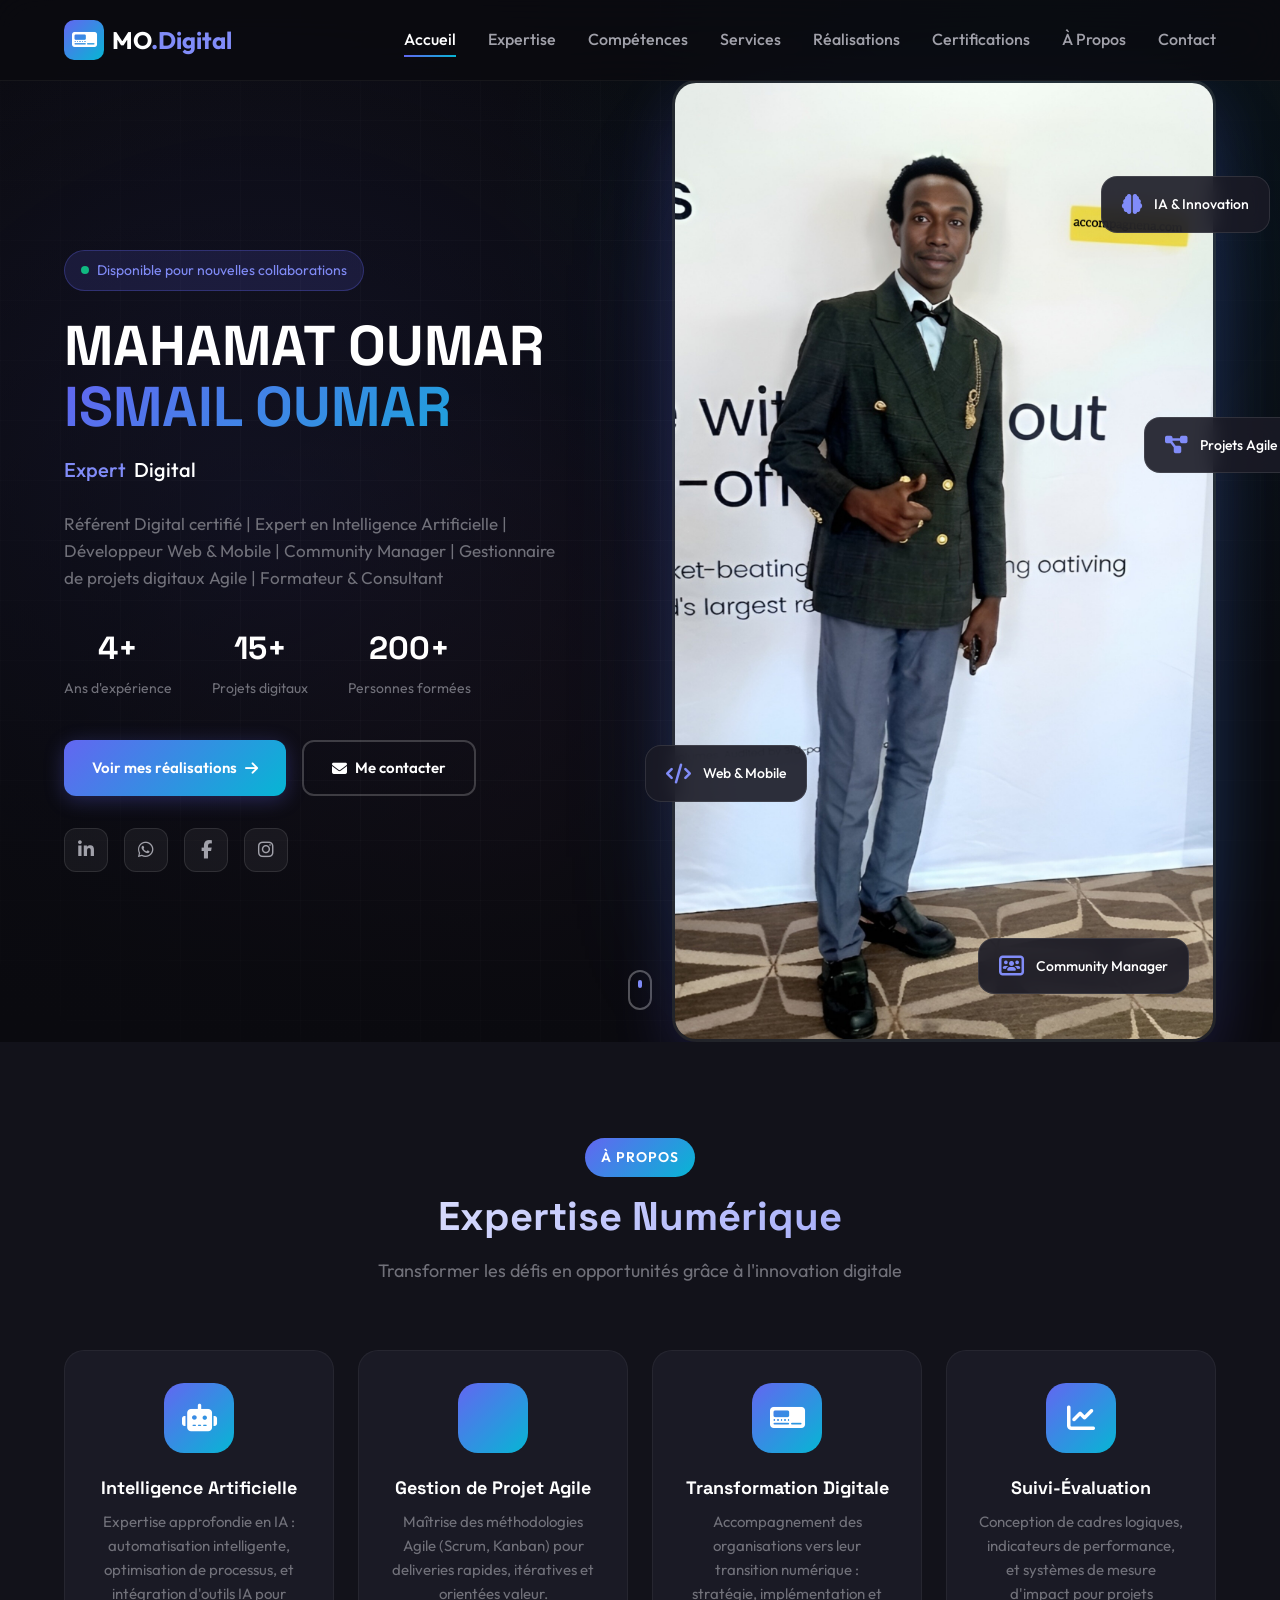
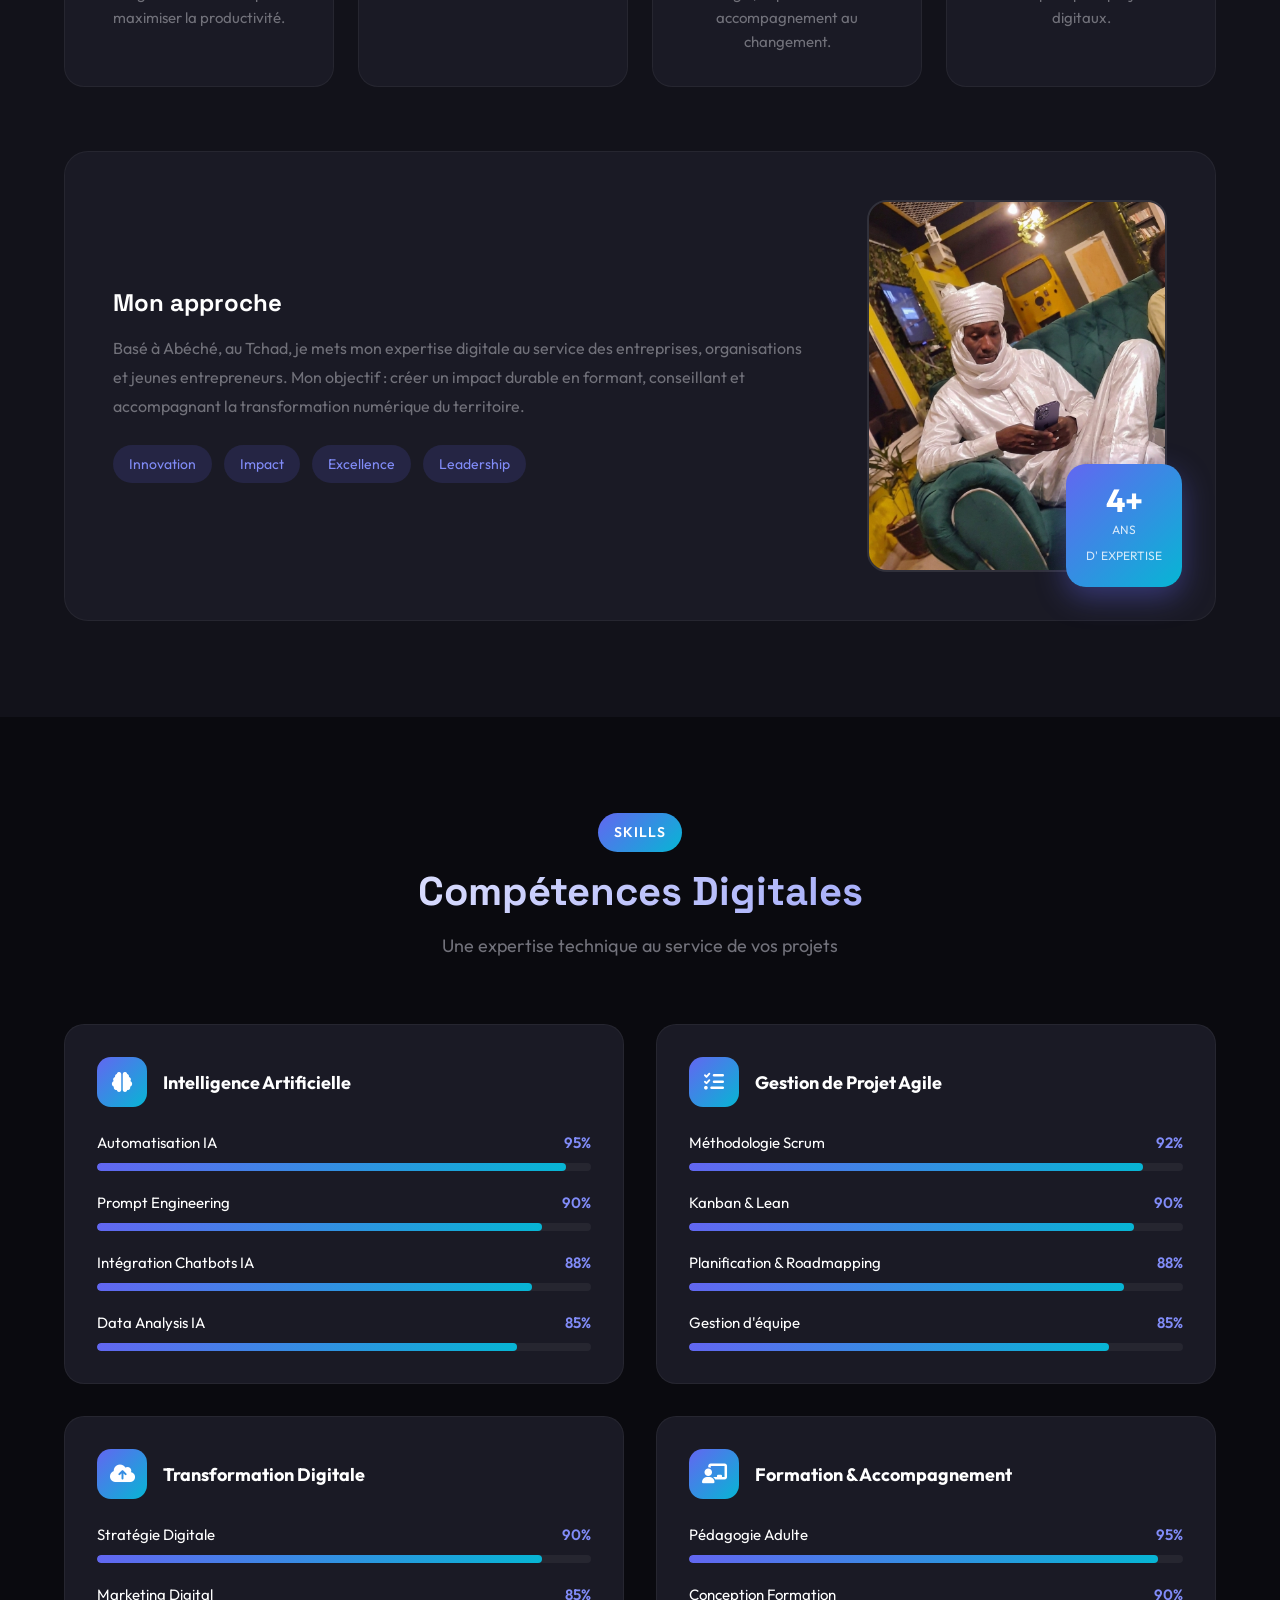
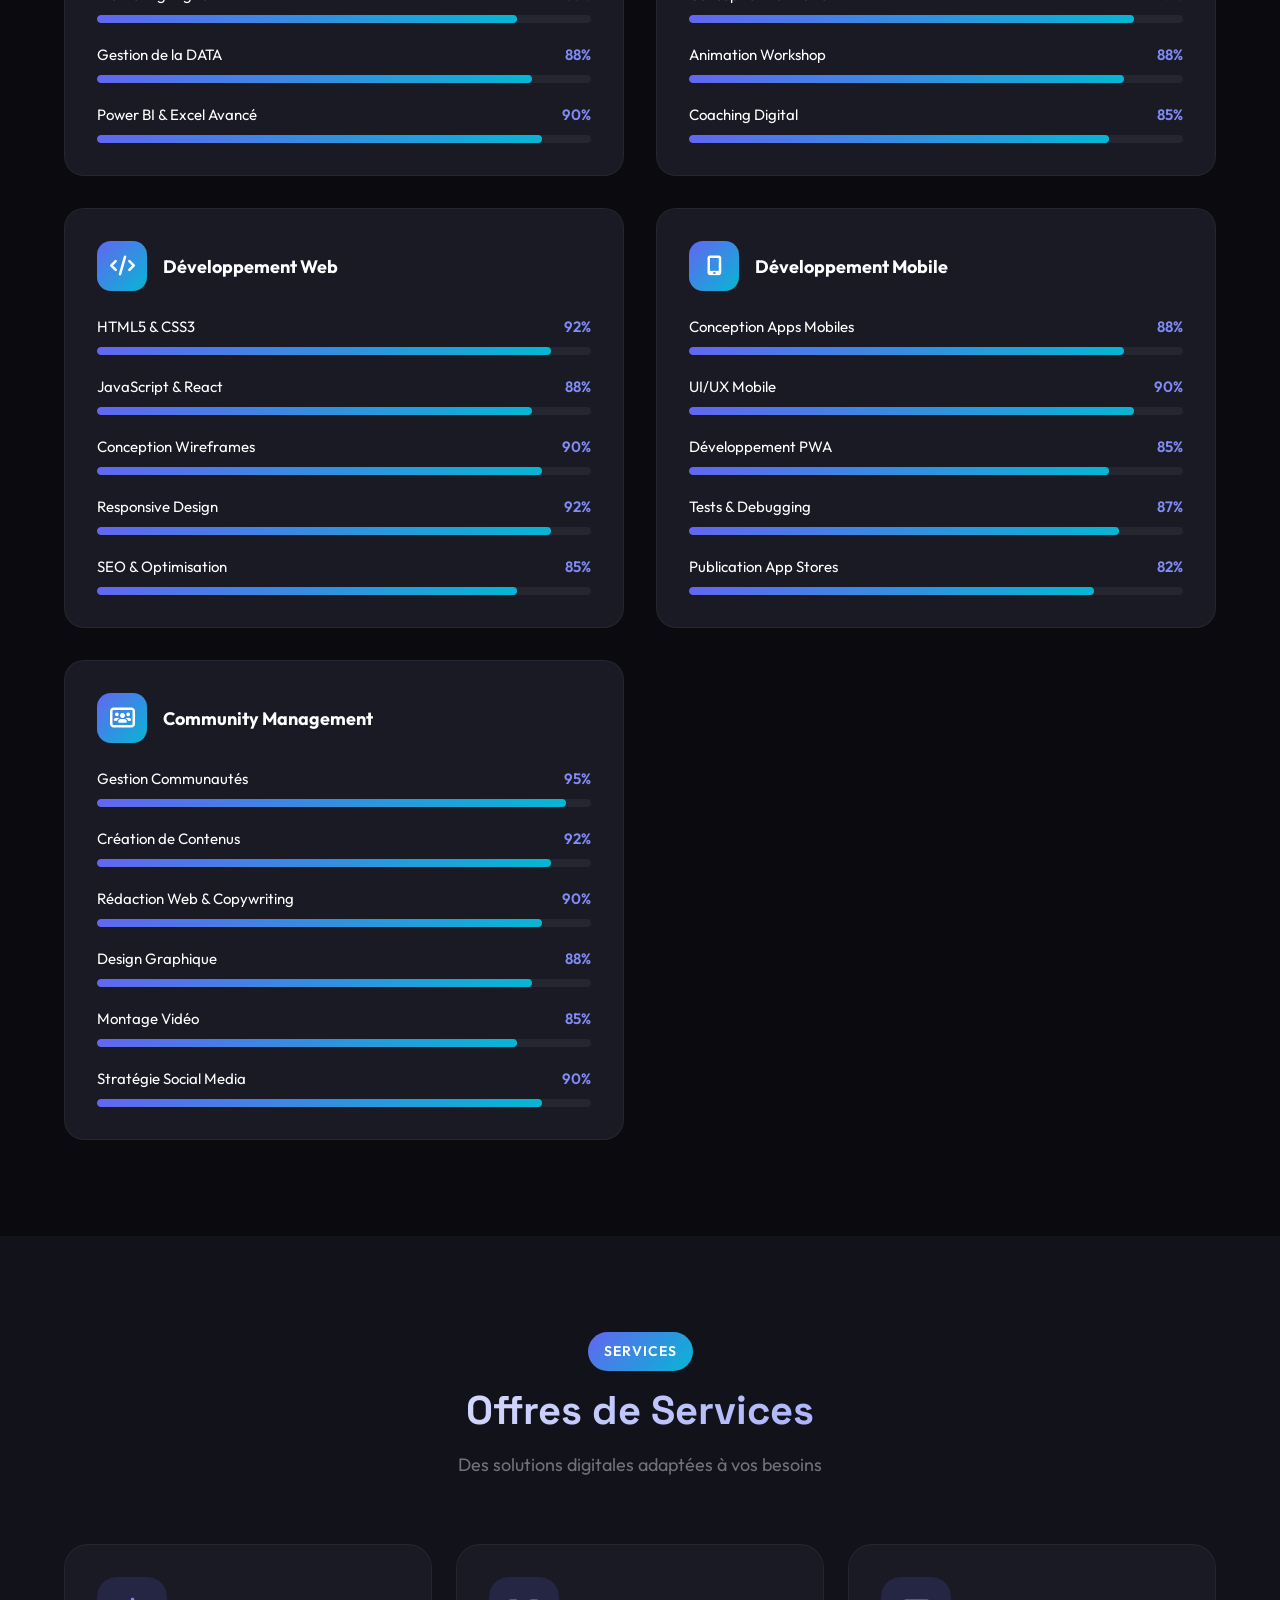
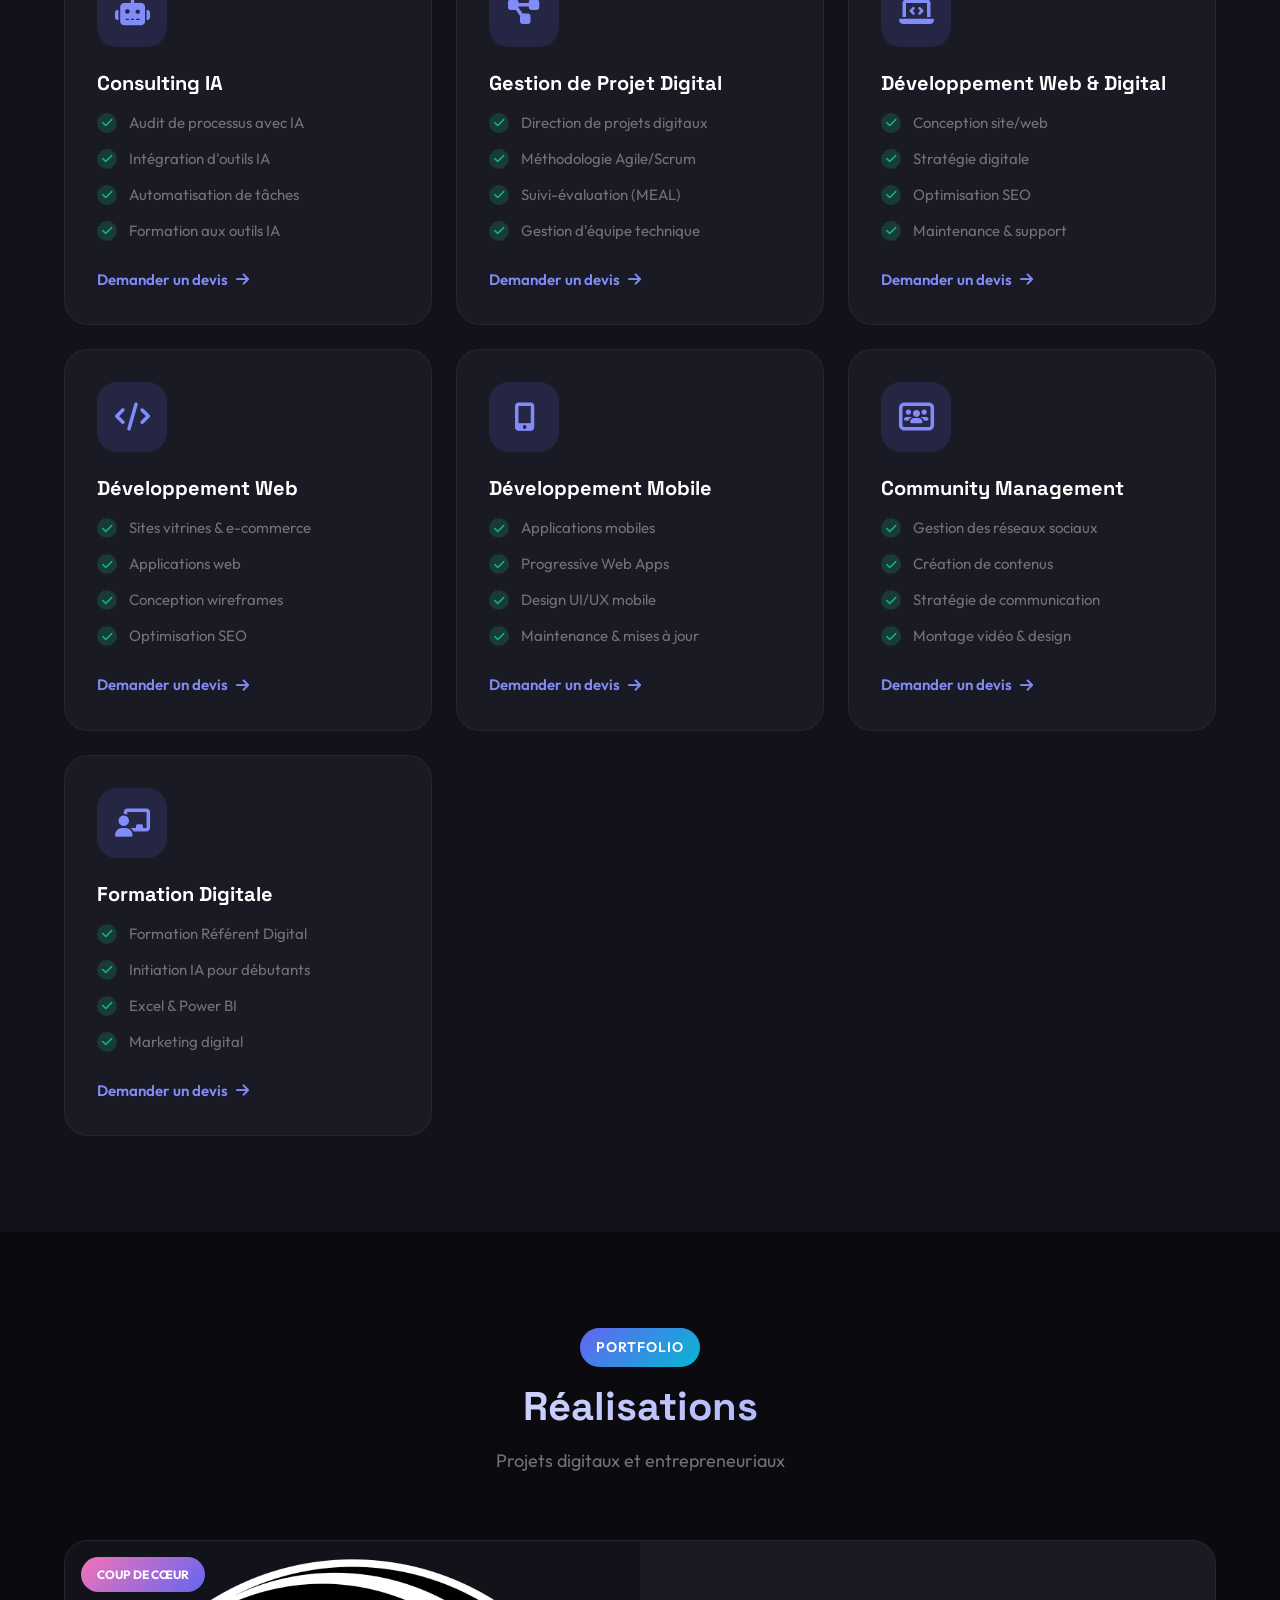
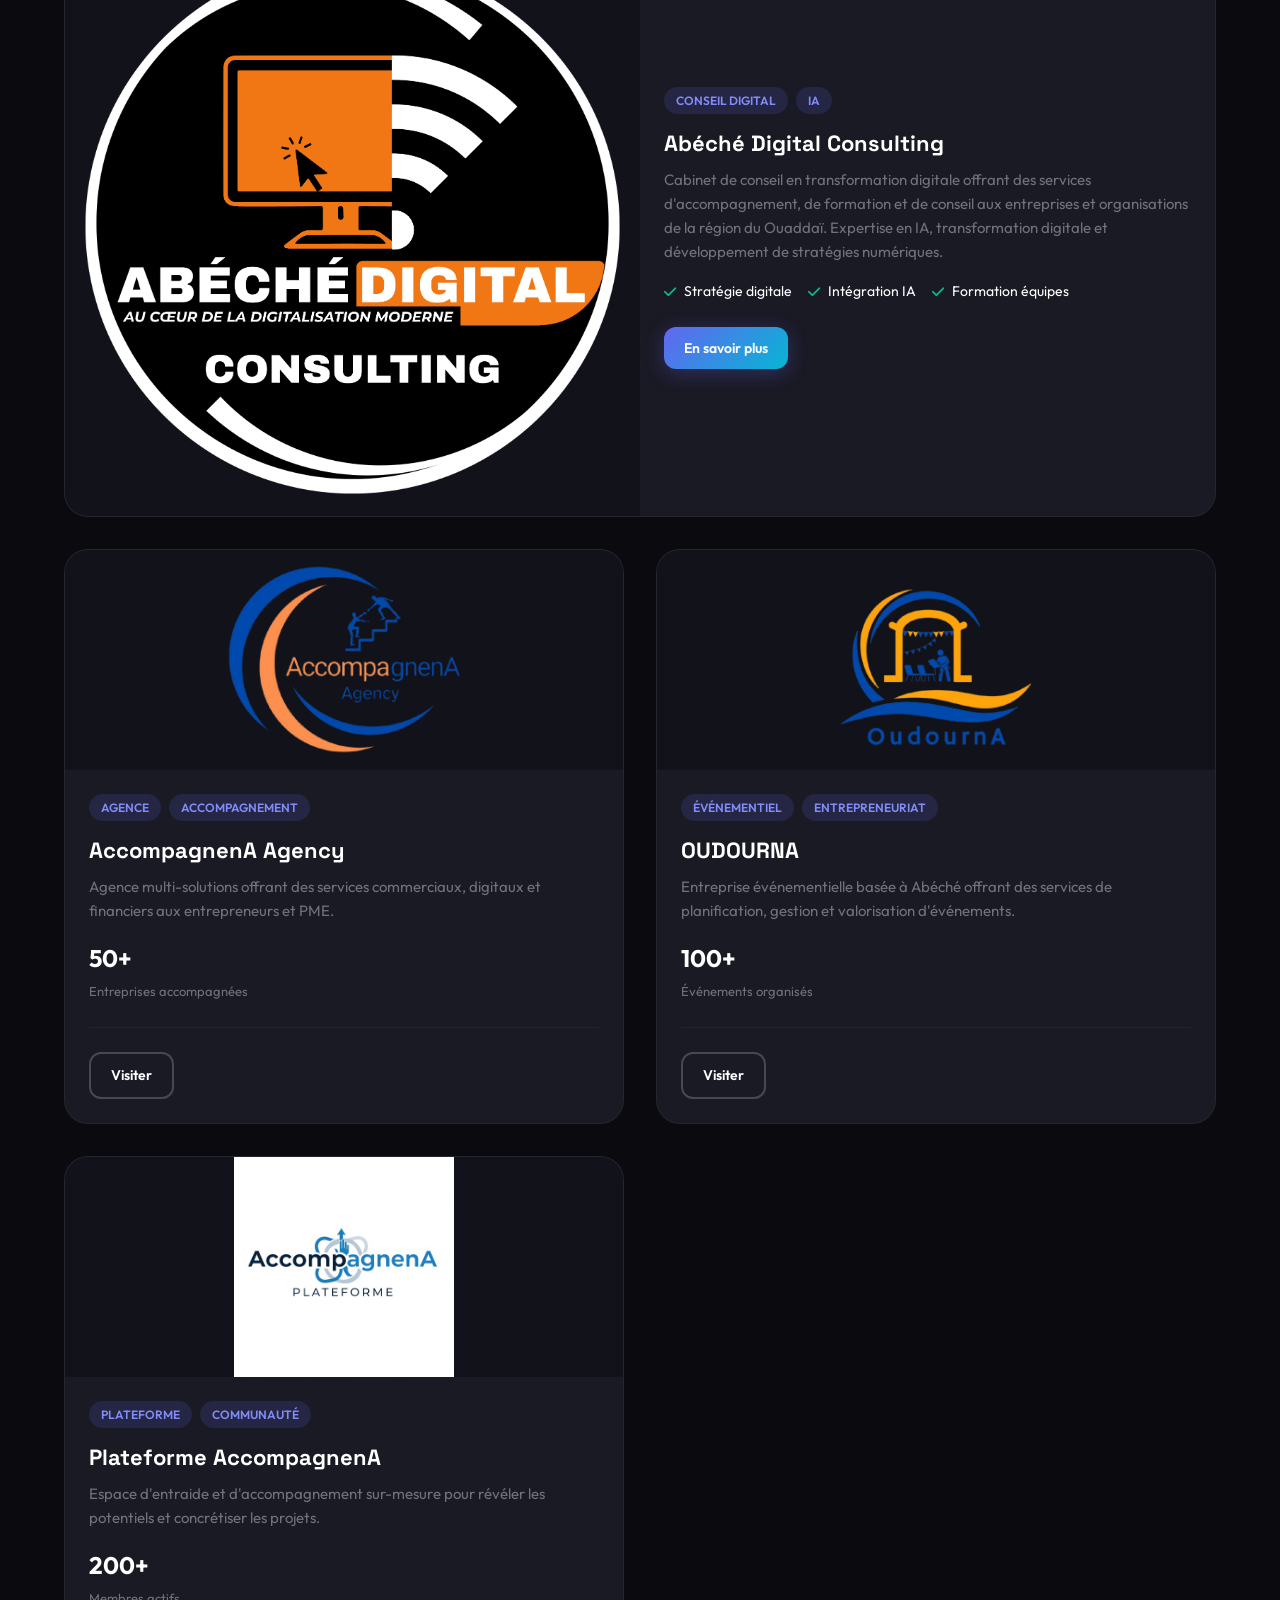
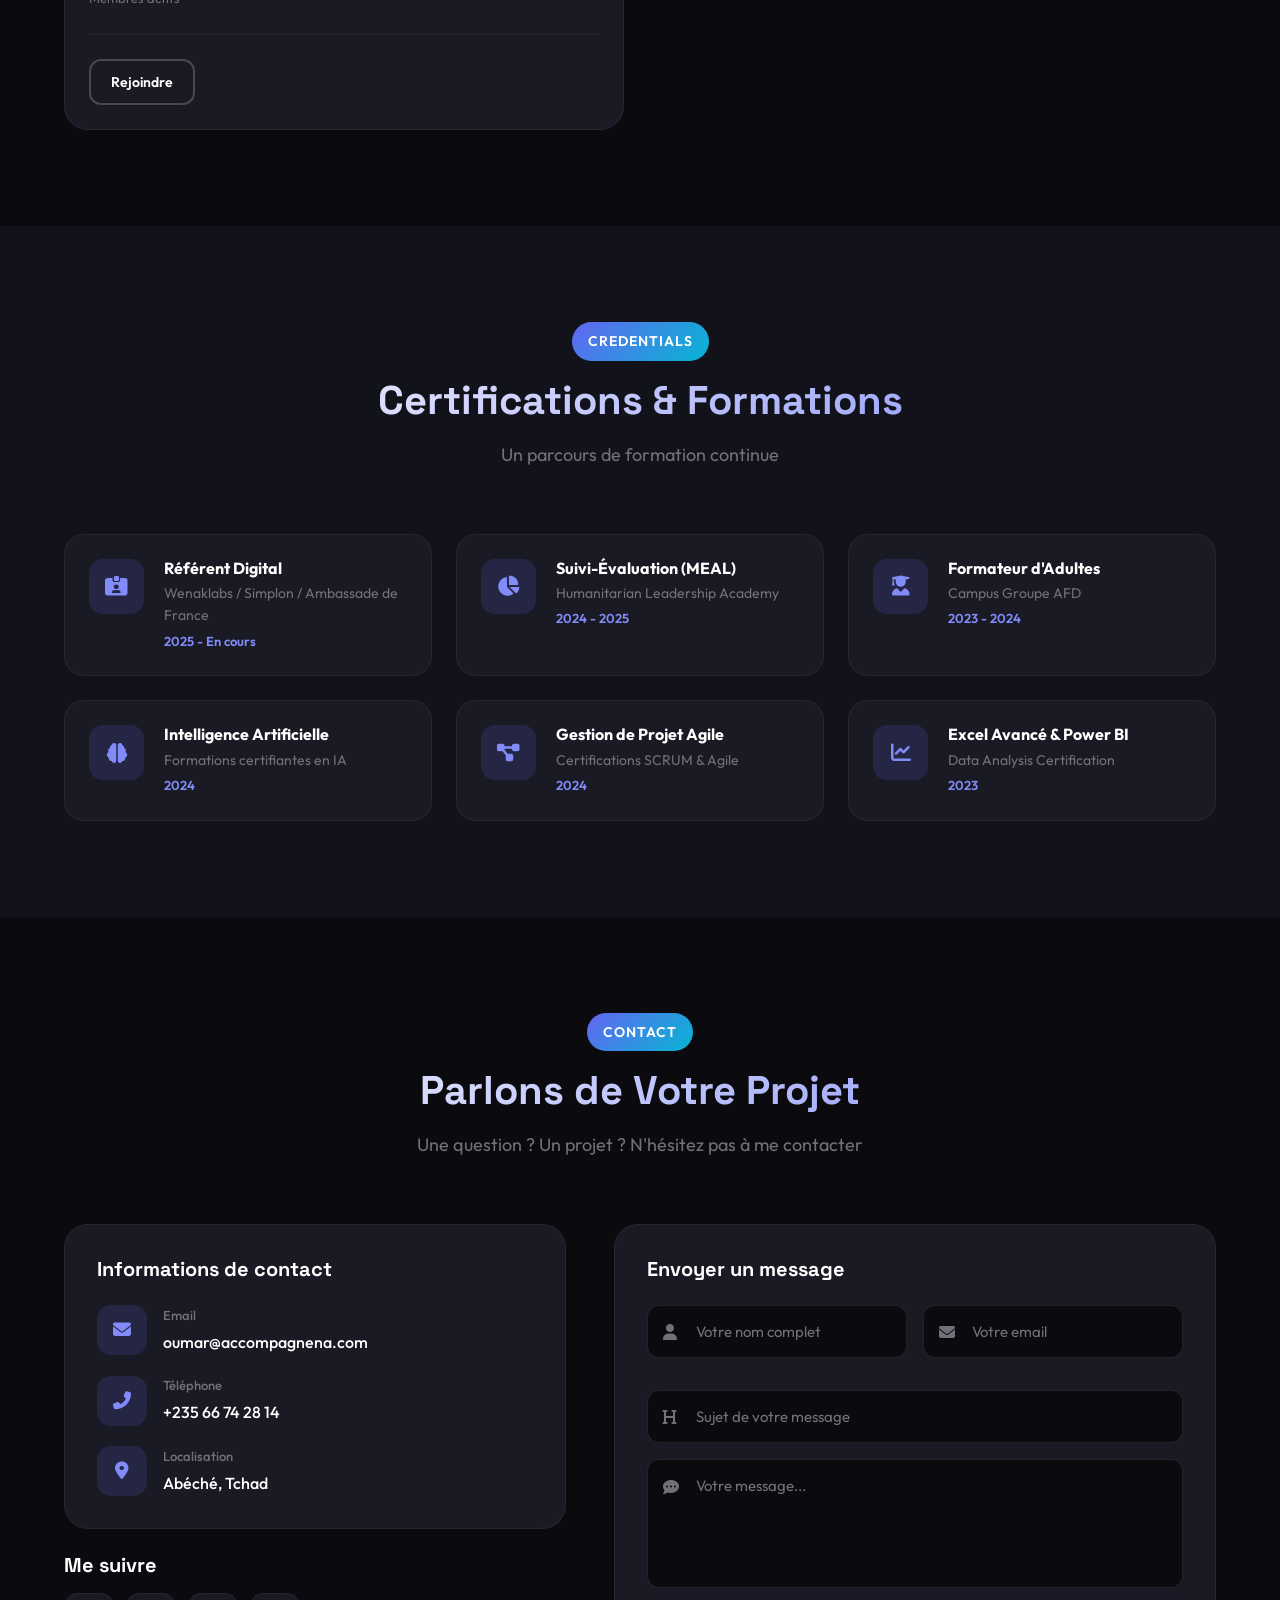
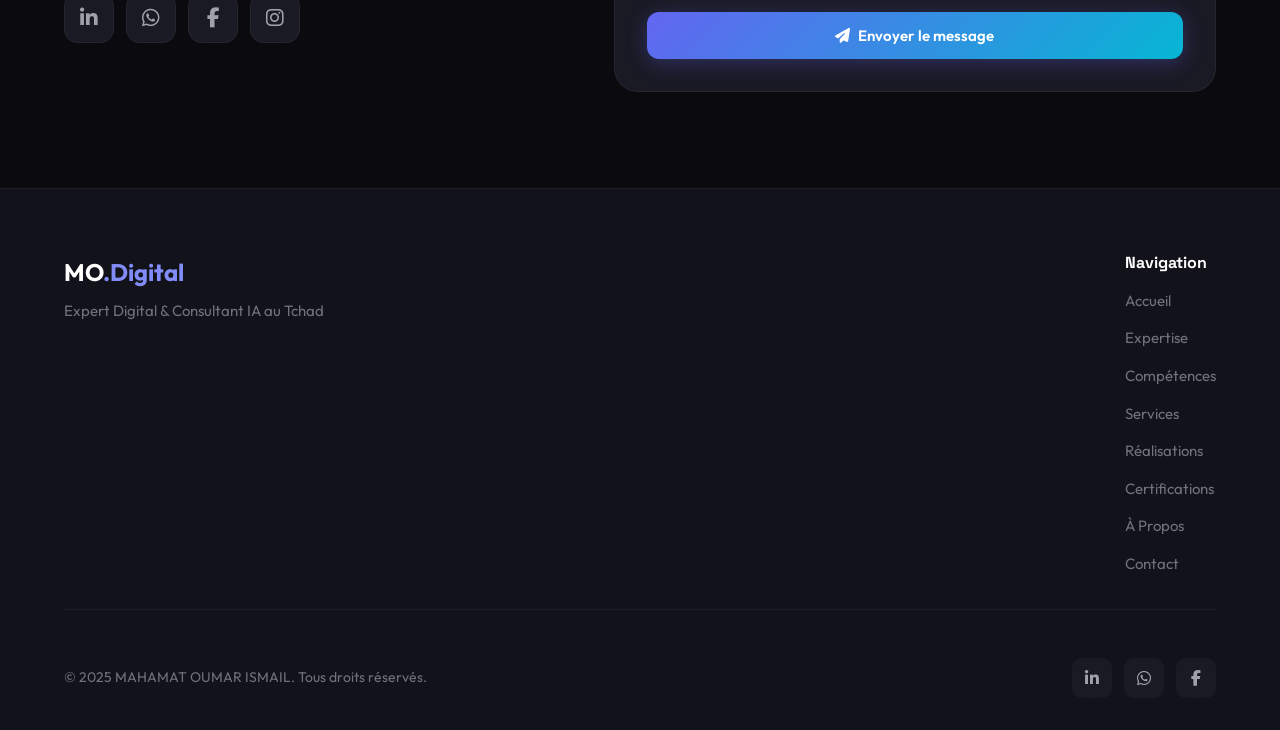
<file: index.html>
<!DOCTYPE html>
<html lang="fr">
<head>
    <meta charset="UTF-8">
    <meta name="viewport" content="width=device-width, initial-scale=1.0, maximum-scale=1.0, user-scalable=no, viewport-fit=cover">
    <title>MAHAMAT OUMAR ISMAIL - Expert Digital & Consultant IA | Référent Digital Tchad</title>
    <meta name="description" content="Expert digital certifié, spécialiste en Intelligence Artificielle et gestion de projets digitaux en méthode Agile. Basé à Abéché, Tchad.">
    <meta name="keywords" content="référent digital, expert IA, consultant digital, gestion de projets agiles, formateur numérique, transformation digitale, Tchad, Abéché">
    <meta name="author" content="MAHAMAT OUMAR ISMAIL">
    <meta name="robots" content="index, follow">
    <link rel="canonical" href="https://ma.github.io/portfolio/">

    <!-- Open Graph -->
    <meta property="og:title" content="MAHAMAT OUMAR ISMAIL - Expert Digital & Consultant IA">
    <meta property="og:description" content="Référent Digital certifié, Expert en IA, Gestionnaire de projets digitaux Agile, Formateur numérique au Tchad.">
    <meta property="og:type" content="website">

    <!-- Google Fonts -->
    <link rel="preconnect" href="https://fonts.googleapis.com">
    <link rel="preconnect" href="https://fonts.gstatic.com" crossorigin>
    <link href="https://fonts.googleapis.com/css2?family=Outfit:wght@300;400;500;600;700;800&family=Space+Grotesk:wght@400;500;600;700&display=swap" rel="stylesheet">

    <!-- CSS -->
    <link rel="stylesheet" href="style.css">

    <!-- Icônes -->
    <link rel="stylesheet" href="https://cdnjs.cloudflare.com/ajax/libs/font-awesome/6.5.1/css/all.min.css">

    <!-- AOS Animation Library -->
    <link href="https://unpkg.com/aos@2.3.1/dist/aos.css" rel="stylesheet">
</head>
<body>
    <!-- ==================== NAVIGATION ==================== -->
    <header class="header" id="header">
        <nav class="nav container">
            <a href="index.html" class="nav__logo">
                <span class="logo-icon"><i class="fas fa-digital-tachograph"></i></span>
                <span class="logo-text">MO<span class="logo-accent">.Digital</span></span>
            </a>

            <div class="nav__menu" id="nav-menu">
                <ul class="nav__list">
                    <li class="nav__item"><a href="#accueil" class="nav__link active-link">Accueil</a></li>
                    <li class="nav__item"><a href="#expertise" class="nav__link">Expertise</a></li>
                    <li class="nav__item"><a href="#competences" class="nav__link">Compétences</a></li>
                    <li class="nav__item"><a href="#services" class="nav__link">Services</a></li>
                    <li class="nav__item"><a href="projets.html" class="nav__link">Réalisations</a></li>
                    <li class="nav__item"><a href="#certifications" class="nav__link">Certifications</a></li>
                    <li class="nav__item"><a href="a-propos.html" class="nav__link">À Propos</a></li>
                    <li class="nav__item"><a href="#contact" class="nav__link">Contact</a></li>
                </ul>
                <div class="nav__close" id="nav-close"><i class="fas fa-times"></i></div>
            </div>

            <div class="nav__toggle" id="nav-toggle">
                <i class="fas fa-bars"></i>
            </div>
        </nav>
    </header>

    <main>
        <!-- ==================== HERO SECTION ==================== -->
        <section class="hero" id="accueil">
            <div class="hero__background">
                <div class="hero__particles"></div>
                <div class="hero__gradient"></div>
                <div class="hero__grid"></div>
            </div>
            <div class="hero__content container">
                <div class="hero__text" data-aos="fade-right" data-aos-duration="1000">
                    <div class="hero__badge">
                        <span class="badge-dot"></span>
                        <span>Disponible pour nouvelles collaborations</span>
                    </div>
                    <h1 class="hero__title">
                        <span class="hero__title-line">MAHAMAT OUMAR</span>
                        <span class="hero__title-line accent">   ISMAIL OUMAR</span>
                    </h1>
                    <div class="hero__typing">
                        <span class="typing-text">Expert </span>
                        <span class="typing-wrapper">
                            <span class="typing-words">
                                <span class="word">Digital</span>
                                <span class="word">IA</span>
                                <span class="word">Agile</span>
                            </span>
                        </span>
                    </div>
                    <p class="hero__description">
                        Référent Digital certifié | Expert en Intelligence Artificielle | Développeur Web & Mobile | Community Manager | Gestionnaire de projets digitaux Agile | Formateur & Consultant
                    </p>
                    <div class="hero__stats">
                        <div class="hero__stat" data-aos="fade-up" data-aos-delay="200">
                            <span class="stat-number">4+</span>
                            <span class="stat-label">Ans d'expérience</span>
                        </div>
                        <div class="hero__stat" data-aos="fade-up" data-aos-delay="300">
                            <span class="stat-number">15+</span>
                            <span class="stat-label">Projets digitaux</span>
                        </div>
                        <div class="hero__stat" data-aos="fade-up" data-aos-delay="400">
                            <span class="stat-number">200+</span>
                            <span class="stat-label">Personnes formées</span>
                        </div>
                    </div>
                    <div class="hero__cta">
                        <a href="#projets" class="btn btn--primary">
                            <span>Voir mes réalisations</span>
                            <i class="fas fa-arrow-right"></i>
                        </a>
                        <a href="#contact" class="btn btn--secondary">
                            <i class="fas fa-envelope"></i>
                            <span>Me contacter</span>
                        </a>
                    </div>
                    <div class="hero__socials">
                        <a href="https://www.linkedin.com/in/ma%C3%AEtre-oumar-ismail-13455132a" target="_blank" class="social-link" aria-label="LinkedIn"><i class="fab fa-linkedin-in"></i></a>
                        <a href="https://wa.me/23566742814" target="_blank" class="social-link" aria-label="WhatsApp"><i class="fab fa-whatsapp"></i></a>
                        <a href="https://www.facebook.com/ma%C3%AEtre.oumar.ismail" target="_blank" class="social-link" aria-label="Facebook"><i class="fab fa-facebook-f"></i></a>
                        <a href="https://www.instagram.com/oumar_ismail_oumar" target="_blank" class="social-link" aria-label="Instagram"><i class="fab fa-instagram"></i></a>
                    </div>
                </div>
                <div class="hero__visual" data-aos="fade-left" data-aos-duration="1000">
                    <div class="hero__image-wrapper">
                        <div class="hero__image-frame">
                            <img src="Images/4-1.1.jpg" alt="MAHAMAT OUMAR ISMAIL - Expert Digital">
                        </div>
                        <div class="hero__image-glow"></div>
                        <div class="hero__card hero__card--1">
                            <i class="fas fa-brain"></i>
                            <span>IA & Innovation</span>
                        </div>
                        <div class="hero__card hero__card--2">
                            <i class="fas fa-code"></i>
                            <span>Web & Mobile</span>
                        </div>
                        <div class="hero__card hero__card--3">
                            <i class="fas fa-users-rectangle"></i>
                            <span>Community Manager</span>
                        </div>
                        <div class="hero__card hero__card--4">
                            <i class="fas fa-project-diagram"></i>
                            <span>Projets Agile</span>
                        </div>
                    </div>
                </div>
            </div>
            <div class="hero__scroll">
                <a href="#expertise">
                    <div class="scroll-mouse">
                        <div class="scroll-wheel"></div>
                    </div>
                </a>
            </div>
        </section>

        <!-- ==================== SECTION EXPERTISE ==================== -->
        <section class="expertise section" id="expertise">
            <div class="container">
                <div class="section-header" data-aos="fade-up">
                    <span class="section-tag">À Propos</span>
                    <h2 class="section__title">Expertise Numérique</h2>
                    <p class="section-subtitle">Transformer les défis en opportunités grâce à l'innovation digitale</p>
                </div>
                <div class="expertise__grid">
                    <div class="expertise__card" data-aos="fade-up" data-aos-delay="100">
                        <div class="expertise__icon">
                            <i class="fas fa-robot"></i>
                        </div>
                        <h3 class="expertise__title">Intelligence Artificielle</h3>
                        <p class="expertise__text">Expertise approfondie en IA : automatisation intelligente, optimisation de processus, et intégration d'outils IA pour maximiser la productivité.</p>
                    </div>
                    <div class="expertise__card" data-aos="fade-up" data-aos-delay="200">
                        <div class="expertise__icon">
                            <i class="fas fa-sprint"></i>
                        </div>
                        <h3 class="expertise__title">Gestion de Projet Agile</h3>
                        <p class="expertise__text">Maîtrise des méthodologies Agile (Scrum, Kanban) pour deliveries rapides, itératives et orientées valeur.</p>
                    </div>
                    <div class="expertise__card" data-aos="fade-up" data-aos-delay="300">
                        <div class="expertise__icon">
                            <i class="fas fa-digital-tachograph"></i>
                        </div>
                        <h3 class="expertise__title">Transformation Digitale</h3>
                        <p class="expertise__text">Accompagnement des organisations vers leur transition numérique : stratégie, implémentation et accompagnement au changement.</p>
                    </div>
                    <div class="expertise__card" data-aos="fade-up" data-aos-delay="400">
                        <div class="expertise__icon">
                            <i class="fas fa-chart-line"></i>
                        </div>
                        <h3 class="expertise__title">Suivi-Évaluation</h3>
                        <p class="expertise__text">Conception de cadres logiques, indicateurs de performance, et systèmes de mesure d'impact pour projets digitaux.</p>
                    </div>
                </div>
                <div class="expertise__about" data-aos="fade-up">
                    <div class="expertise__about-content">
                        <h3>Mon approche</h3>
                        <p>Basé à Abéché, au Tchad, je mets mon expertise digitale au service des entreprises, organisations et jeunes entrepreneurs. Mon objectif : créer un impact durable en formant, conseillant et accompagnant la transformation numérique du territoire.</p>
                        <div class="expertise__tags">
                            <span class="tag">Innovation</span>
                            <span class="tag">Impact</span>
                            <span class="tag">Excellence</span>
                            <span class="tag">Leadership</span>
                        </div>
                    </div>
                    <div class="expertise__about-image">
                        <img src="Images/6.png" alt="Expert Digital Abéché">
                        <div class="experience-badge">
                            <span class="badge-number">4+</span>
                            <span class="badge-text">Ans<br>d' Expertise</span>
                        </div>
                    </div>
                </div>
            </div>
        </section>

        <!-- ==================== SECTION COMPÉTENCES ==================== -->
        <section class="skills section" id="competences">
            <div class="container">
                <div class="section-header" data-aos="fade-up">
                    <span class="section-tag">Skills</span>
                    <h2 class="section__title">Compétences Digitales</h2>
                    <p class="section-subtitle">Une expertise technique au service de vos projets</p>
                </div>
                <div class="skills__container">
                    <!-- Intelligence Artificielle -->
                    <div class="skills__category" data-aos="fade-up">
                        <div class="skills__category-header">
                            <div class="skills__category-icon"><i class="fas fa-brain"></i></div>
                            <h3>Intelligence Artificielle</h3>
                        </div>
                        <div class="skills__list">
                            <div class="skill-item">
                                <div class="skill-info"><span>Automatisation IA</span><span class="skill-percentage">95%</span></div>
                                <div class="skill-bar"><div class="skill-progress" style="--progress: 95%"></div></div>
                            </div>
                            <div class="skill-item">
                                <div class="skill-info"><span>Prompt Engineering</span><span class="skill-percentage">90%</span></div>
                                <div class="skill-bar"><div class="skill-progress" style="--progress: 90%"></div></div>
                            </div>
                            <div class="skill-item">
                                <div class="skill-info"><span>Intégration Chatbots IA</span><span class="skill-percentage">88%</span></div>
                                <div class="skill-bar"><div class="skill-progress" style="--progress: 88%"></div></div>
                            </div>
                            <div class="skill-item">
                                <div class="skill-info"><span>Data Analysis IA</span><span class="skill-percentage">85%</span></div>
                                <div class="skill-bar"><div class="skill-progress" style="--progress: 85%"></div></div>
                            </div>
                        </div>
                    </div>

                    <!-- Gestion de Projet -->
                    <div class="skills__category" data-aos="fade-up" data-aos-delay="100">
                        <div class="skills__category-header">
                            <div class="skills__category-icon"><i class="fas fa-tasks"></i></div>
                            <h3>Gestion de Projet Agile</h3>
                        </div>
                        <div class="skills__list">
                            <div class="skill-item">
                                <div class="skill-info"><span>Méthodologie Scrum</span><span class="skill-percentage">92%</span></div>
                                <div class="skill-bar"><div class="skill-progress" style="--progress: 92%"></div></div>
                            </div>
                            <div class="skill-item">
                                <div class="skill-info"><span>Kanban & Lean</span><span class="skill-percentage">90%</span></div>
                                <div class="skill-bar"><div class="skill-progress" style="--progress: 90%"></div></div>
                            </div>
                            <div class="skill-item">
                                <div class="skill-info"><span>Planification & Roadmapping</span><span class="skill-percentage">88%</span></div>
                                <div class="skill-bar"><div class="skill-progress" style="--progress: 88%"></div></div>
                            </div>
                            <div class="skill-item">
                                <div class="skill-info"><span>Gestion d'équipe</span><span class="skill-percentage">85%</span></div>
                                <div class="skill-bar"><div class="skill-progress" style="--progress: 85%"></div></div>
                            </div>
                        </div>
                    </div>

                    <!-- Transformation Digitale -->
                    <div class="skills__category" data-aos="fade-up" data-aos-delay="200">
                        <div class="skills__category-header">
                            <div class="skills__category-icon"><i class="fas fa-cloud-upload-alt"></i></div>
                            <h3>Transformation Digitale</h3>
                        </div>
                        <div class="skills__list">
                            <div class="skill-item">
                                <div class="skill-info"><span>Stratégie Digitale</span><span class="skill-percentage">90%</span></div>
                                <div class="skill-bar"><div class="skill-progress" style="--progress: 90%"></div></div>
                            </div>
                            <div class="skill-item">
                                <div class="skill-info"><span>Marketing Digital</span><span class="skill-percentage">85%</span></div>
                                <div class="skill-bar"><div class="skill-progress" style="--progress: 85%"></div></div>
                            </div>
                            <div class="skill-item">
                                <div class="skill-info"><span>Gestion de la DATA</span><span class="skill-percentage">88%</span></div>
                                <div class="skill-bar"><div class="skill-progress" style="--progress: 88%"></div></div>
                            </div>
                            <div class="skill-item">
                                <div class="skill-info"><span>Power BI & Excel Avancé</span><span class="skill-percentage">90%</span></div>
                                <div class="skill-bar"><div class="skill-progress" style="--progress: 90%"></div></div>
                            </div>
                        </div>
                    </div>

                    <!-- Formation &Accompagnement -->
                    <div class="skills__category" data-aos="fade-up" data-aos-delay="300">
                        <div class="skills__category-header">
                            <div class="skills__category-icon"><i class="fas fa-chalkboard-teacher"></i></div>
                            <h3>Formation & Accompagnement</h3>
                        </div>
                        <div class="skills__list">
                            <div class="skill-item">
                                <div class="skill-info"><span>Pédagogie Adulte</span><span class="skill-percentage">95%</span></div>
                                <div class="skill-bar"><div class="skill-progress" style="--progress: 95%"></div></div>
                            </div>
                            <div class="skill-item">
                                <div class="skill-info"><span>Conception Formation</span><span class="skill-percentage">90%</span></div>
                                <div class="skill-bar"><div class="skill-progress" style="--progress: 90%"></div></div>
                            </div>
                            <div class="skill-item">
                                <div class="skill-info"><span>Animation Workshop</span><span class="skill-percentage">88%</span></div>
                                <div class="skill-bar"><div class="skill-progress" style="--progress: 88%"></div></div>
                            </div>
                            <div class="skill-item">
                                <div class="skill-info"><span>Coaching Digital</span><span class="skill-percentage">85%</span></div>
                                <div class="skill-bar"><div class="skill-progress" style="--progress: 85%"></div></div>
                            </div>
                        </div>
                    </div>

                    <!-- Développement Web -->
                    <div class="skills__category" data-aos="fade-up" data-aos-delay="400">
                        <div class="skills__category-header">
                            <div class="skills__category-icon"><i class="fas fa-code"></i></div>
                            <h3>Développement Web</h3>
                        </div>
                        <div class="skills__list">
                            <div class="skill-item">
                                <div class="skill-info"><span>HTML5 & CSS3</span><span class="skill-percentage">92%</span></div>
                                <div class="skill-bar"><div class="skill-progress" style="--progress: 92%"></div></div>
                            </div>
                            <div class="skill-item">
                                <div class="skill-info"><span>JavaScript & React</span><span class="skill-percentage">88%</span></div>
                                <div class="skill-bar"><div class="skill-progress" style="--progress: 88%"></div></div>
                            </div>
                            <div class="skill-item">
                                <div class="skill-info"><span>Conception Wireframes</span><span class="skill-percentage">90%</span></div>
                                <div class="skill-bar"><div class="skill-progress" style="--progress: 90%"></div></div>
                            </div>
                            <div class="skill-item">
                                <div class="skill-info"><span>Responsive Design</span><span class="skill-percentage">92%</span></div>
                                <div class="skill-bar"><div class="skill-progress" style="--progress: 92%"></div></div>
                            </div>
                            <div class="skill-item">
                                <div class="skill-info"><span>SEO & Optimisation</span><span class="skill-percentage">85%</span></div>
                                <div class="skill-bar"><div class="skill-progress" style="--progress: 85%"></div></div>
                            </div>
                        </div>
                    </div>

                    <!-- Développement Mobile -->
                    <div class="skills__category" data-aos="fade-up" data-aos-delay="500">
                        <div class="skills__category-header">
                            <div class="skills__category-icon"><i class="fas fa-mobile-alt"></i></div>
                            <h3>Développement Mobile</h3>
                        </div>
                        <div class="skills__list">
                            <div class="skill-item">
                                <div class="skill-info"><span>Conception Apps Mobiles</span><span class="skill-percentage">88%</span></div>
                                <div class="skill-bar"><div class="skill-progress" style="--progress: 88%"></div></div>
                            </div>
                            <div class="skill-item">
                                <div class="skill-info"><span>UI/UX Mobile</span><span class="skill-percentage">90%</span></div>
                                <div class="skill-bar"><div class="skill-progress" style="--progress: 90%"></div></div>
                            </div>
                            <div class="skill-item">
                                <div class="skill-info"><span>Développement PWA</span><span class="skill-percentage">85%</span></div>
                                <div class="skill-bar"><div class="skill-progress" style="--progress: 85%"></div></div>
                            </div>
                            <div class="skill-item">
                                <div class="skill-info"><span>Tests & Debugging</span><span class="skill-percentage">87%</span></div>
                                <div class="skill-bar"><div class="skill-progress" style="--progress: 87%"></div></div>
                            </div>
                            <div class="skill-item">
                                <div class="skill-info"><span>Publication App Stores</span><span class="skill-percentage">82%</span></div>
                                <div class="skill-bar"><div class="skill-progress" style="--progress: 82%"></div></div>
                            </div>
                        </div>
                    </div>

                    <!-- Community Management & Création de Contenus -->
                    <div class="skills__category" data-aos="fade-up" data-aos-delay="600">
                        <div class="skills__category-header">
                            <div class="skills__category-icon"><i class="fas fa-users-rectangle"></i></div>
                            <h3>Community Management</h3>
                        </div>
                        <div class="skills__list">
                            <div class="skill-item">
                                <div class="skill-info"><span>Gestion Communautés</span><span class="skill-percentage">95%</span></div>
                                <div class="skill-bar"><div class="skill-progress" style="--progress: 95%"></div></div>
                            </div>
                            <div class="skill-item">
                                <div class="skill-info"><span>Création de Contenus</span><span class="skill-percentage">92%</span></div>
                                <div class="skill-bar"><div class="skill-progress" style="--progress: 92%"></div></div>
                            </div>
                            <div class="skill-item">
                                <div class="skill-info"><span>Rédaction Web & Copywriting</span><span class="skill-percentage">90%</span></div>
                                <div class="skill-bar"><div class="skill-progress" style="--progress: 90%"></div></div>
                            </div>
                            <div class="skill-item">
                                <div class="skill-info"><span>Design Graphique</span><span class="skill-percentage">88%</span></div>
                                <div class="skill-bar"><div class="skill-progress" style="--progress: 88%"></div></div>
                            </div>
                            <div class="skill-item">
                                <div class="skill-info"><span>Montage Vidéo</span><span class="skill-percentage">85%</span></div>
                                <div class="skill-bar"><div class="skill-progress" style="--progress: 85%"></div></div>
                            </div>
                            <div class="skill-item">
                                <div class="skill-info"><span>Stratégie Social Media</span><span class="skill-percentage">90%</span></div>
                                <div class="skill-bar"><div class="skill-progress" style="--progress: 90%"></div></div>
                            </div>
                        </div>
                    </div>
                </div>
            </div>
        </section>

        <!-- ==================== SECTION SERVICES ==================== -->
        <section class="services section" id="services">
            <div class="container">
                <div class="section-header" data-aos="fade-up">
                    <span class="section-tag">Services</span>
                    <h2 class="section__title">Offres de Services</h2>
                    <p class="section-subtitle">Des solutions digitales adaptées à vos besoins</p>
                </div>
                <div class="services__grid">
                    <div class="service-card" data-aos="fade-up" data-aos-delay="100">
                        <div class="service-card__icon">
                            <i class="fas fa-robot"></i>
                        </div>
                        <h3 class="service-card__title">Consulting IA</h3>
                        <ul class="service-card__list">
                            <li>Audit de processus avec IA</li>
                            <li>Intégration d'outils IA</li>
                            <li>Automatisation de tâches</li>
                            <li>Formation aux outils IA</li>
                        </ul>
                        <a href="#contact" class="service-card__link">Demander un devis <i class="fas fa-arrow-right"></i></a>
                    </div>

                    <div class="service-card" data-aos="fade-up" data-aos-delay="200">
                        <div class="service-card__icon">
                            <i class="fas fa-project-diagram"></i>
                        </div>
                        <h3 class="service-card__title">Gestion de Projet Digital</h3>
                        <ul class="service-card__list">
                            <li>Direction de projets digitaux</li>
                            <li>Méthodologie Agile/Scrum</li>
                            <li>Suivi-évaluation (MEAL)</li>
                            <li>Gestion d'équipe technique</li>
                        </ul>
                        <a href="#contact" class="service-card__link">Demander un devis <i class="fas fa-arrow-right"></i></a>
                    </div>

                    <div class="service-card" data-aos="fade-up" data-aos-delay="300">
                        <div class="service-card__icon">
                            <i class="fas fa-laptop-code"></i>
                        </div>
                        <h3 class="service-card__title">Développement Web & Digital</h3>
                        <ul class="service-card__list">
                            <li>Conception site/web</li>
                            <li>Stratégie digitale</li>
                            <li>Optimisation SEO</li>
                            <li>Maintenance & support</li>
                        </ul>
                        <a href="#contact" class="service-card__link">Demander un devis <i class="fas fa-arrow-right"></i></a>
                    </div>

                    <div class="service-card" data-aos="fade-up" data-aos-delay="400">
                        <div class="service-card__icon">
                            <i class="fas fa-code"></i>
                        </div>
                        <h3 class="service-card__title">Développement Web</h3>
                        <ul class="service-card__list">
                            <li>Sites vitrines & e-commerce</li>
                            <li>Applications web</li>
                            <li>Conception wireframes</li>
                            <li>Optimisation SEO</li>
                        </ul>
                        <a href="#contact" class="service-card__link">Demander un devis <i class="fas fa-arrow-right"></i></a>
                    </div>

                    <div class="service-card" data-aos="fade-up" data-aos-delay="500">
                        <div class="service-card__icon">
                            <i class="fas fa-mobile-alt"></i>
                        </div>
                        <h3 class="service-card__title">Développement Mobile</h3>
                        <ul class="service-card__list">
                            <li>Applications mobiles</li>
                            <li>Progressive Web Apps</li>
                            <li>Design UI/UX mobile</li>
                            <li>Maintenance & mises à jour</li>
                        </ul>
                        <a href="#contact" class="service-card__link">Demander un devis <i class="fas fa-arrow-right"></i></a>
                    </div>

                    <div class="service-card" data-aos="fade-up" data-aos-delay="600">
                        <div class="service-card__icon">
                            <i class="fas fa-users-rectangle"></i>
                        </div>
                        <h3 class="service-card__title">Community Management</h3>
                        <ul class="service-card__list">
                            <li>Gestion des réseaux sociaux</li>
                            <li>Création de contenus</li>
                            <li>Stratégie de communication</li>
                            <li>Montage vidéo & design</li>
                        </ul>
                        <a href="#contact" class="service-card__link">Demander un devis <i class="fas fa-arrow-right"></i></a>
                    </div>

                    <div class="service-card" data-aos="fade-up" data-aos-delay="700">
                        <div class="service-card__icon">
                            <i class="fas fa-chalkboard-teacher"></i>
                        </div>
                        <h3 class="service-card__title">Formation Digitale</h3>
                        <ul class="service-card__list">
                            <li>Formation Référent Digital</li>
                            <li>Initiation IA pour débutants</li>
                            <li>Excel & Power BI</li>
                            <li>Marketing digital</li>
                        </ul>
                        <a href="#contact" class="service-card__link">Demander un devis <i class="fas fa-arrow-right"></i></a>
                    </div>
                </div>
            </div>
        </section>

        <!-- ==================== SECTION PROJETS ==================== -->
        <section class="projects section" id="projets">
            <div class="container">
                <div class="section-header" data-aos="fade-up">
                    <span class="section-tag">Portfolio</span>
                    <h2 class="section__title">Réalisations</h2>
                    <p class="section-subtitle">Projets digitaux et entrepreneuriaux</p>
                </div>
                <div class="projects__grid">
                    <!-- Projet Premium: Abéché Digital Consulting -->
                    <article class="project-card project-card--featured" data-aos="fade-up">
                        <div class="project-card__image">
                            <img src="Images/Cercle.png" alt="Abéché Digital Consulting">
                            <div class="project-card__badge">Coup de cœur</div>
                        </div>
                        <div class="project-card__content">
                            <div class="project-card__tags">
                                <span class="project-tag">Conseil Digital</span>
                                <span class="project-tag">IA</span>
                            </div>
                            <h3 class="project-card__title">Abéché Digital Consulting</h3>
                            <p class="project-card__description">Cabinet de conseil en transformation digitale offrant des services d'accompagnement, de formation et de conseil aux entreprises et organisations de la région du Ouaddaï. Expertise en IA, transformation digitale et développement de stratégies numériques.</p>
                            <div class="project-card__features">
                                <div class="feature"><i class="fas fa-check"></i> Stratégie digitale</div>
                                <div class="feature"><i class="fas fa-check"></i> Intégration IA</div>
                                <div class="feature"><i class="fas fa-check"></i> Formation équipes</div>
                            </div>
                            <div class="project-card__cta">
                                <a href="https://wa.me/23566742814" target="_blank" class="btn btn--primary btn--small">En savoir plus</a>
                            </div>
                        </div>
                    </article>

                    <!-- Projet 2 -->
                    <article class="project-card" data-aos="fade-up" data-aos-delay="100">
                        <div class="project-card__image">
                            <img src="Images/accompagnena_logo.png" alt="AccompagnenA Agency">
                        </div>
                        <div class="project-card__content">
                            <div class="project-card__tags">
                                <span class="project-tag">Agence</span>
                                <span class="project-tag">Accompagnement</span>
                            </div>
                            <h3 class="project-card__title">AccompagnenA Agency</h3>
                            <p class="project-card__description">Agence multi-solutions offrant des services commerciaux, digitaux et financiers aux entrepreneurs et PME.</p>
                            <div class="project-card__stats">
                                <div class="stat"><span class="stat-value">50+</span><span class="stat-label">Entreprises accompagnées</span></div>
                            </div>
                            <div class="project-card__cta">
                                <a href="https://www.accompagnena.com" target="_blank" class="btn btn--secondary btn--small">Visiter</a>
                            </div>
                        </div>
                    </article>

                    <!-- Projet 3 -->
                    <article class="project-card" data-aos="fade-up" data-aos-delay="200">
                        <div class="project-card__image">
                            <img src="Images/oudourna_logo.png" alt="OudournA">
                        </div>
                        <div class="project-card__content">
                            <div class="project-card__tags">
                                <span class="project-tag">Événementiel</span>
                                <span class="project-tag">Entrepreneuriat</span>
                            </div>
                            <h3 class="project-card__title">OUDOURNA</h3>
                            <p class="project-card__description">Entreprise événementielle basée à Abéché offrant des services de planification, gestion et valorisation d'événements.</p>
                            <div class="project-card__stats">
                                <div class="stat"><span class="stat-value">100+</span><span class="stat-label">Événements organisés</span></div>
                            </div>
                            <div class="project-card__cta">
                                <a href="https://www.facebook.com/profile.php?id=100068402564991" target="_blank" class="btn btn--secondary btn--small">Visiter</a>
                            </div>
                        </div>
                    </article>

                    <!-- Projet 4 -->
                    <article class="project-card" data-aos="fade-up" data-aos-delay="300">
                        <div class="project-card__image">
                            <img src="Images/Platforme_logo.png" alt="Plateforme AccompagnenA">
                        </div>
                        <div class="project-card__content">
                            <div class="project-card__tags">
                                <span class="project-tag">Plateforme</span>
                                <span class="project-tag">Communauté</span>
                            </div>
                            <h3 class="project-card__title">Plateforme AccompagnenA</h3>
                            <p class="project-card__description">Espace d'entraide et d'accompagnement sur-mesure pour révéler les potentiels et concrétiser les projets.</p>
                            <div class="project-card__stats">
                                <div class="stat"><span class="stat-value">200+</span><span class="stat-label">Membres actifs</span></div>
                            </div>
                            <div class="project-card__cta">
                                <a href="https://chat.whatsapp.com/KF3KKQFHTqq7jD8CzNsZMn" target="_blank" class="btn btn--secondary btn--small">Rejoindre</a>
                            </div>
                        </div>
                    </article>
                </div>
            </div>
        </section>

        <!-- ==================== SECTION CERTIFICATIONS ==================== -->
        <section class="certifications section" id="certifications">
            <div class="container">
                <div class="section-header" data-aos="fade-up">
                    <span class="section-tag">Credentials</span>
                    <h2 class="section__title">Certifications & Formations</h2>
                    <p class="section-subtitle">Un parcours de formation continue</p>
                </div>
                <div class="certifications__grid">
                    <div class="certification-card" data-aos="fade-up" data-aos-delay="100">
                        <div class="certification-card__icon"><i class="fas fa-id-card-alt"></i></div>
                        <div class="certification-card__content">
                            <h3>Référent Digital</h3>
                            <p class="certification-card__org">Wenaklabs / Simplon / Ambassade de France</p>
                            <p class="certification-card__year">2025 - En cours</p>
                        </div>
                    </div>
                    <div class="certification-card" data-aos="fade-up" data-aos-delay="150">
                        <div class="certification-card__icon"><i class="fas fa-chart-pie"></i></div>
                        <div class="certification-card__content">
                            <h3>Suivi-Évaluation (MEAL)</h3>
                            <p class="certification-card__org">Humanitarian Leadership Academy</p>
                            <p class="certification-card__year">2024 - 2025</p>
                        </div>
                    </div>
                    <div class="certification-card" data-aos="fade-up" data-aos-delay="200">
                        <div class="certification-card__icon"><i class="fas fa-user-graduate"></i></div>
                        <div class="certification-card__content">
                            <h3>Formateur d'Adultes</h3>
                            <p class="certification-card__org">Campus Groupe AFD</p>
                            <p class="certification-card__year">2023 - 2024</p>
                        </div>
                    </div>
                    <div class="certification-card" data-aos="fade-up" data-aos-delay="250">
                        <div class="certification-card__icon"><i class="fas fa-brain"></i></div>
                        <div class="certification-card__content">
                            <h3>Intelligence Artificielle</h3>
                            <p class="certification-card__org">Formations certifiantes en IA</p>
                            <p class="certification-card__year">2024</p>
                        </div>
                    </div>
                    <div class="certification-card" data-aos="fade-up" data-aos-delay="300">
                        <div class="certification-card__icon"><i class="fas fa-project-diagram"></i></div>
                        <div class="certification-card__content">
                            <h3>Gestion de Projet Agile</h3>
                            <p class="certification-card__org">Certifications SCRUM & Agile</p>
                            <p class="certification-card__year">2024</p>
                        </div>
                    </div>
                    <div class="certification-card" data-aos="fade-up" data-aos-delay="350">
                        <div class="certification-card__icon"><i class="fas fa-chart-line"></i></div>
                        <div class="certification-card__content">
                            <h3>Excel Avancé & Power BI</h3>
                            <p class="certification-card__org">Data Analysis Certification</p>
                            <p class="certification-card__year">2023</p>
                        </div>
                    </div>
                </div>
            </div>
        </section>

        <!-- ==================== SECTION CONTACT ==================== -->
        <section class="contact section" id="contact">
            <div class="container">
                <div class="section-header" data-aos="fade-up">
                    <span class="section-tag">Contact</span>
                    <h2 class="section__title">Parlons de Votre Projet</h2>
                    <p class="section-subtitle">Une question ? Un projet ? N'hésitez pas à me contacter</p>
                </div>
                <div class="contact__wrapper">
                    <div class="contact__info" data-aos="fade-right">
                        <div class="contact__info-card">
                            <h3>Informations de contact</h3>
                            <div class="contact__items">
                                <div class="contact__item">
                                    <div class="contact__item-icon"><i class="fas fa-envelope"></i></div>
                                    <div class="contact__item-text">
                                        <span class="label">Email</span>
                                        <a href="mailto:oumar@accompagnena.com">oumar@accompagnena.com</a>
                                    </div>
                                </div>
                                <div class="contact__item">
                                    <div class="contact__item-icon"><i class="fas fa-phone-alt"></i></div>
                                    <div class="contact__item-text">
                                        <span class="label">Téléphone</span>
                                        <a href="tel:+23566742814">+235 66 74 28 14</a>
                                    </div>
                                </div>
                                <div class="contact__item">
                                    <div class="contact__item-icon"><i class="fas fa-map-marker-alt"></i></div>
                                    <div class="contact__item-text">
                                        <span class="label">Localisation</span>
                                        <span>Abéché, Tchad</span>
                                    </div>
                                </div>
                            </div>
                        </div>
                        <div class="contact__social">
                            <h3>Me suivre</h3>
                            <div class="contact__social-links">
                                <a href="https://www.linkedin.com/in/ma%C3%AEtre-oumar-ismail-13455132a" target="_blank" class="social-icon"><i class="fab fa-linkedin-in"></i></a>
                                <a href="https://wa.me/23566742814" target="_blank" class="social-icon"><i class="fab fa-whatsapp"></i></a>
                                <a href="https://www.facebook.com/ma%C3%AEtre.oumar.ismail" target="_blank" class="social-icon"><i class="fab fa-facebook-f"></i></a>
                                <a href="https://www.instagram.com/oumar_ismail_oumar" target="_blank" class="social-icon"><i class="fab fa-instagram"></i></a>
                            </div>
                        </div>
                    </div>
                    <form class="contact__form" name="contact" method="POST" data-netlify="true" netlify-honeypot="bot-field" data-aos="fade-left">
                        <input type="hidden" name="form-name" value="contact">
                        <p style="display:none">
                            <label>Ne remplissez pas ceci: <input name="bot-field"></label>
                        </p>
                        <h3>Envoyer un message</h3>
                        <div class="form__group">
                            <div class="form__field">
                                <input type="text" name="name" placeholder="Votre nom complet" required>
                                <i class="fas fa-user"></i>
                            </div>
                            <div class="form__field">
                                <input type="email" name="email" placeholder="Votre email" required>
                                <i class="fas fa-envelope"></i>
                            </div>
                        </div>
                        <div class="form__field">
                            <input type="text" name="subject" placeholder="Sujet de votre message" required>
                            <i class="fas fa-heading"></i>
                        </div>
                        <div class="form__field">
                            <textarea name="message" placeholder="Votre message..." rows="5" required></textarea>
                            <i class="fas fa-comment-dots"></i>
                        </div>
                        <button type="submit" class="btn btn--primary btn--full">
                            <i class="fas fa-paper-plane"></i>
                            <span>Envoyer le message</span>
                        </button>
                    </form>
                </div>
            </div>
        </section>
    </main>

    <!-- ==================== FOOTER ==================== -->
    <footer class="footer">
        <div class="footer__container container">
            <div class="footer__content">
                <div class="footer__brand">
                    <a href="index.html" class="footer__logo">
                        <span class="logo-text">MO<span class="logo-accent">.Digital</span></span>
                    </a>
                    <p class="footer__tagline">Expert Digital & Consultant IA au Tchad</p>
                </div>
                <div class="footer__links">
                    <h4>Navigation</h4>
                    <ul>
                        <li><a href="#accueil">Accueil</a></li>
                        <li><a href="#expertise">Expertise</a></li>
                        <li><a href="#competences">Compétences</a></li>
                        <li><a href="#services">Services</a></li>
                        <li><a href="projets.html">Réalisations</a></li>
                        <li><a href="#certifications">Certifications</a></li>
                        <li><a href="a-propos.html">À Propos</a></li>
                        <li><a href="#contact">Contact</a></li>
                    </ul>
                </div>
            </div>
            <div class="footer__bottom">
                <p class="footer__copyright">&copy; 2025 MAHAMAT OUMAR ISMAIL. Tous droits réservés.</p>
                <div class="footer__socials">
                    <a href="https://www.linkedin.com/in/ma%C3%AEtre-oumar-ismail-13455132a" target="_blank" class="footer__social-link"><i class="fab fa-linkedin-in"></i></a>
                    <a href="https://wa.me/23566742814" target="_blank" class="footer__social-link"><i class="fab fa-whatsapp"></i></a>
                    <a href="https://www.facebook.com/ma%C3%AEtre.oumar.ismail" target="_blank" class="footer__social-link"><i class="fab fa-facebook-f"></i></a>
                </div>
            </div>
        </div>
    </footer>

    <!-- Scripts -->
    <script src="https://unpkg.com/aos@2.3.1/dist/aos.js"></script>
    <script src="script.js"></script>
</body>
</html>
</file>
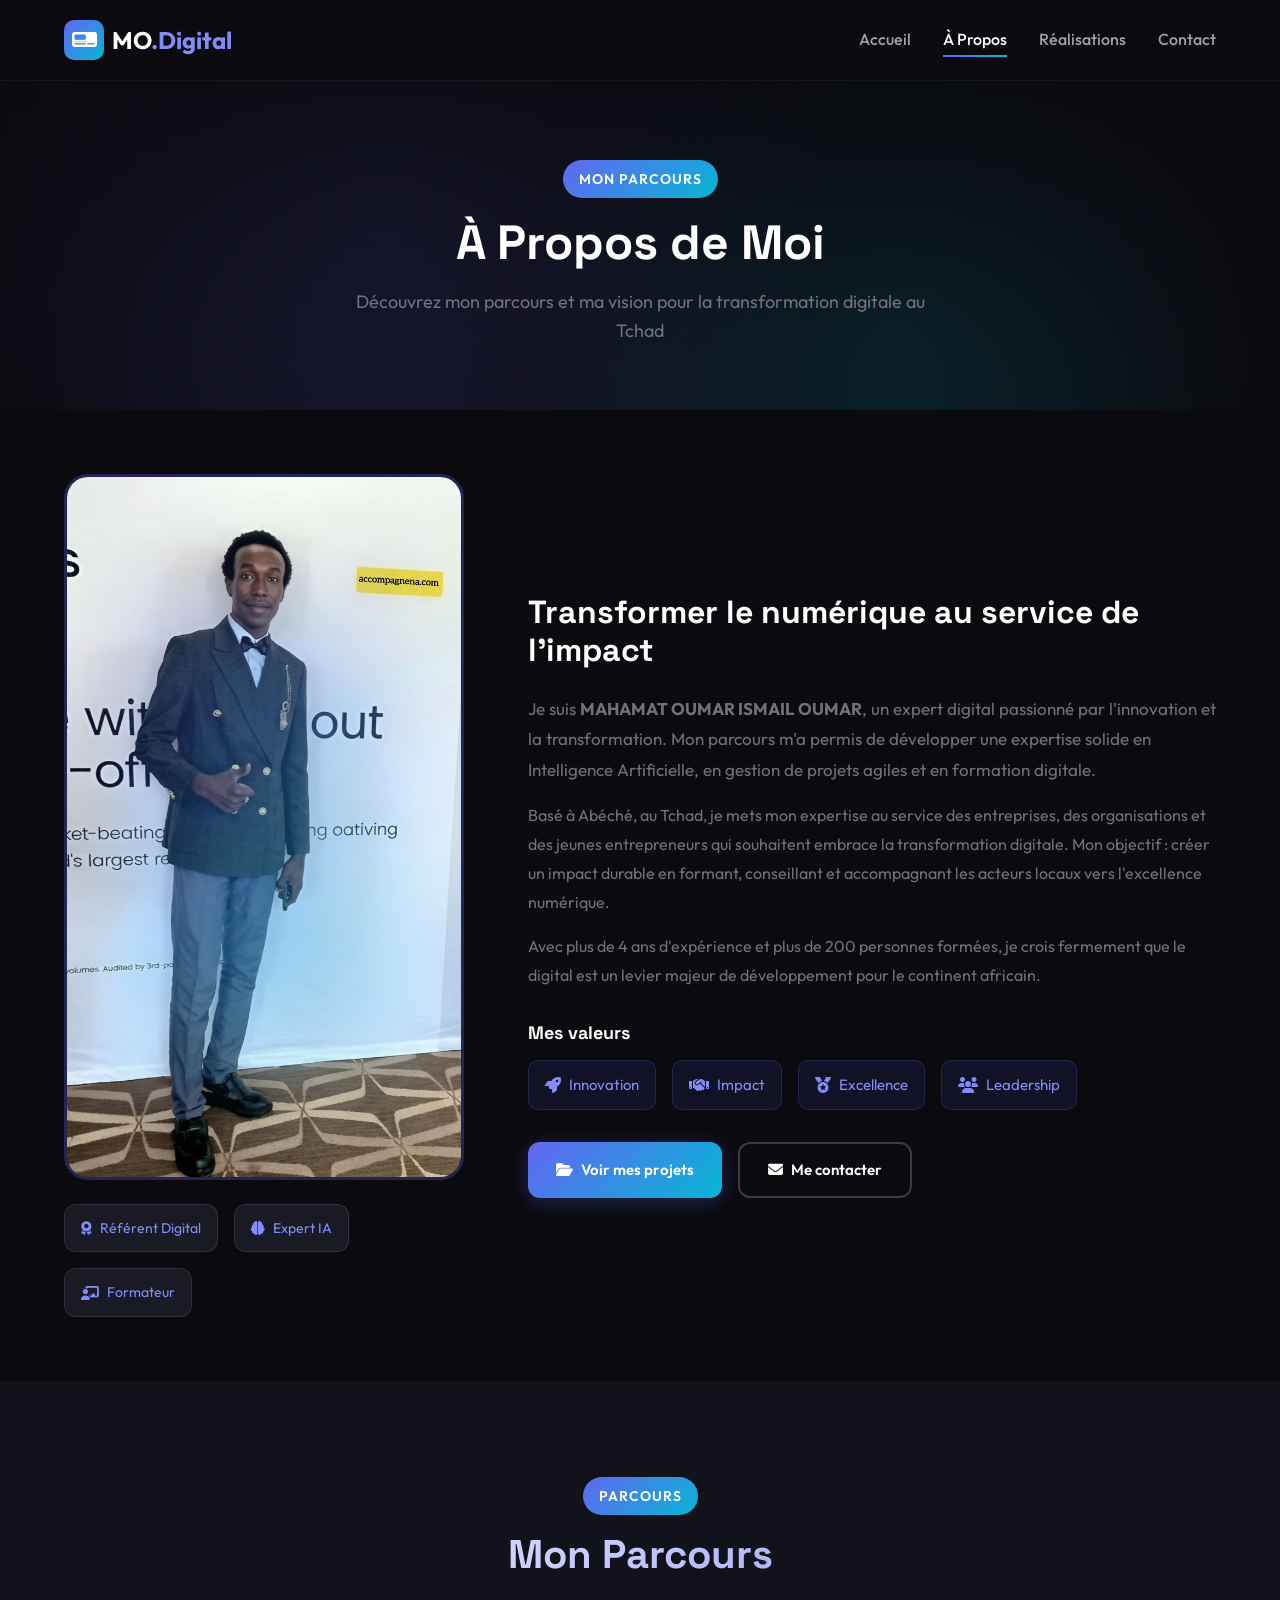
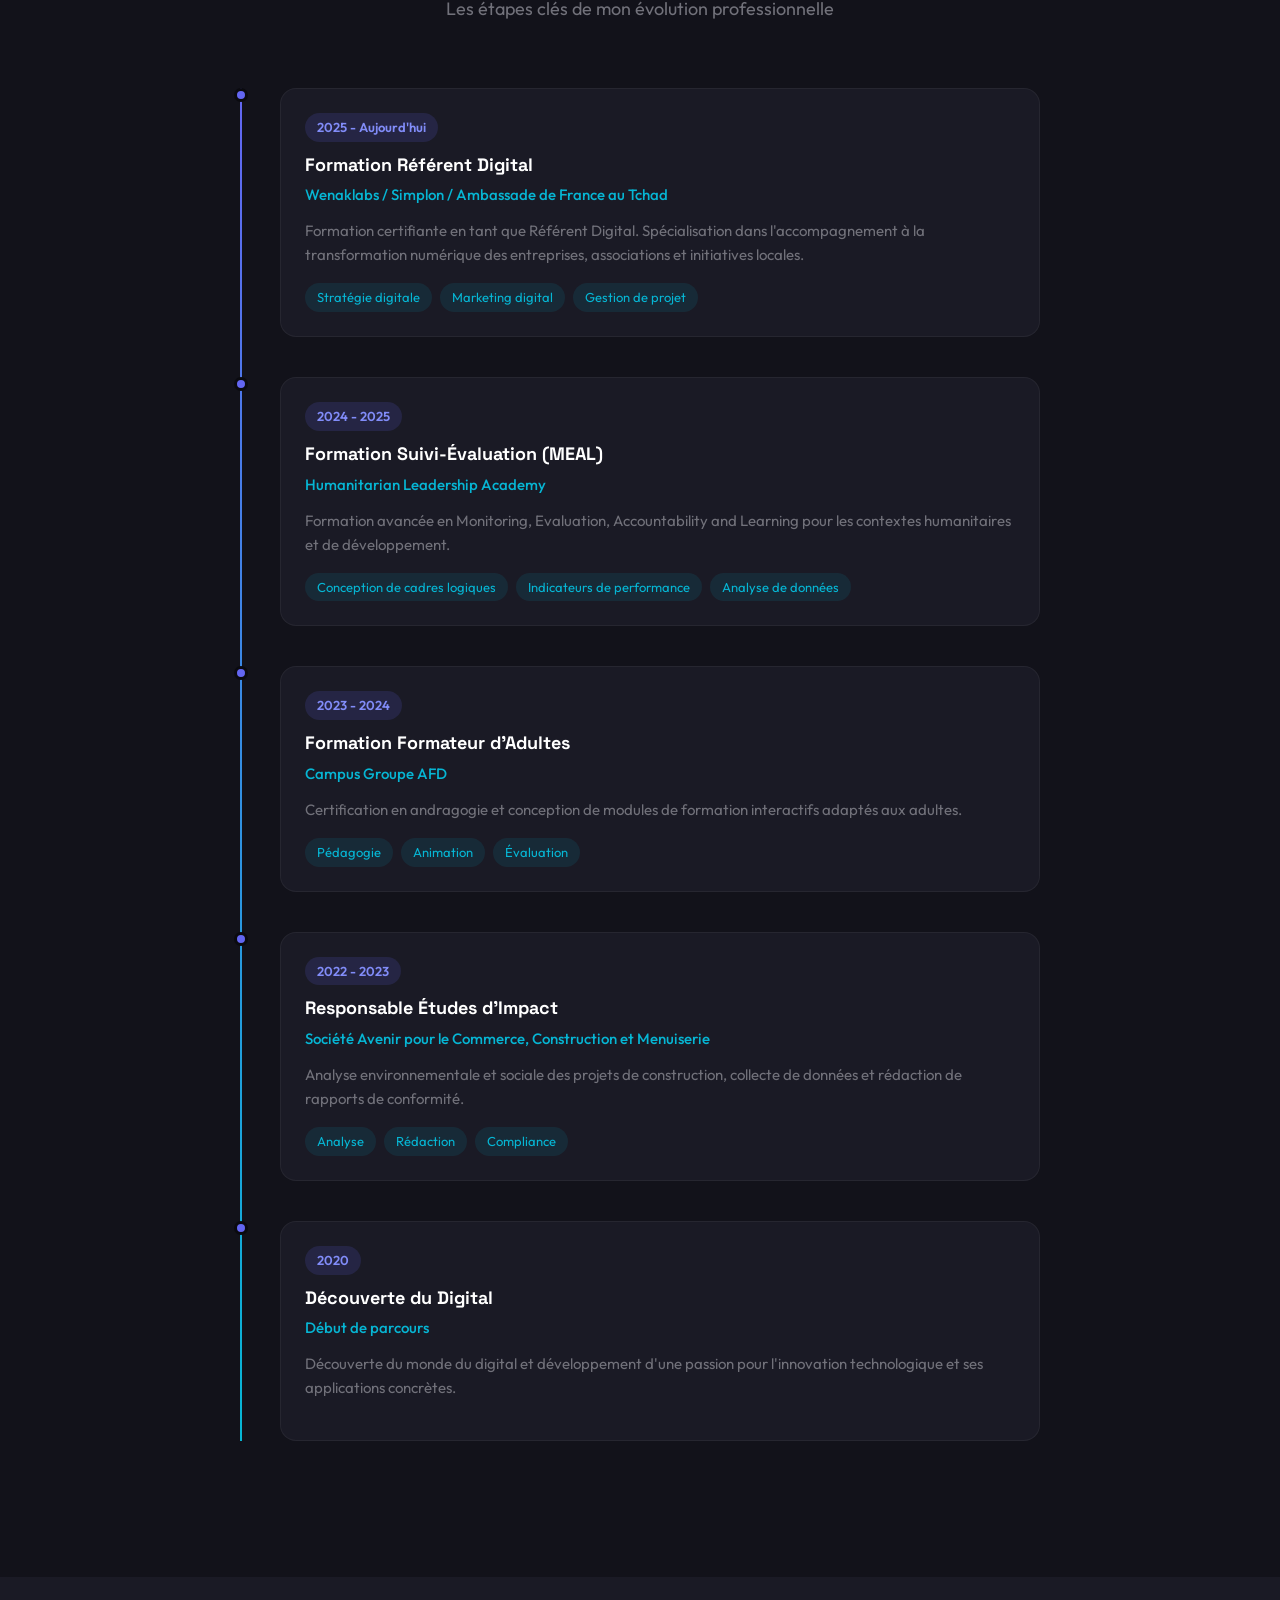
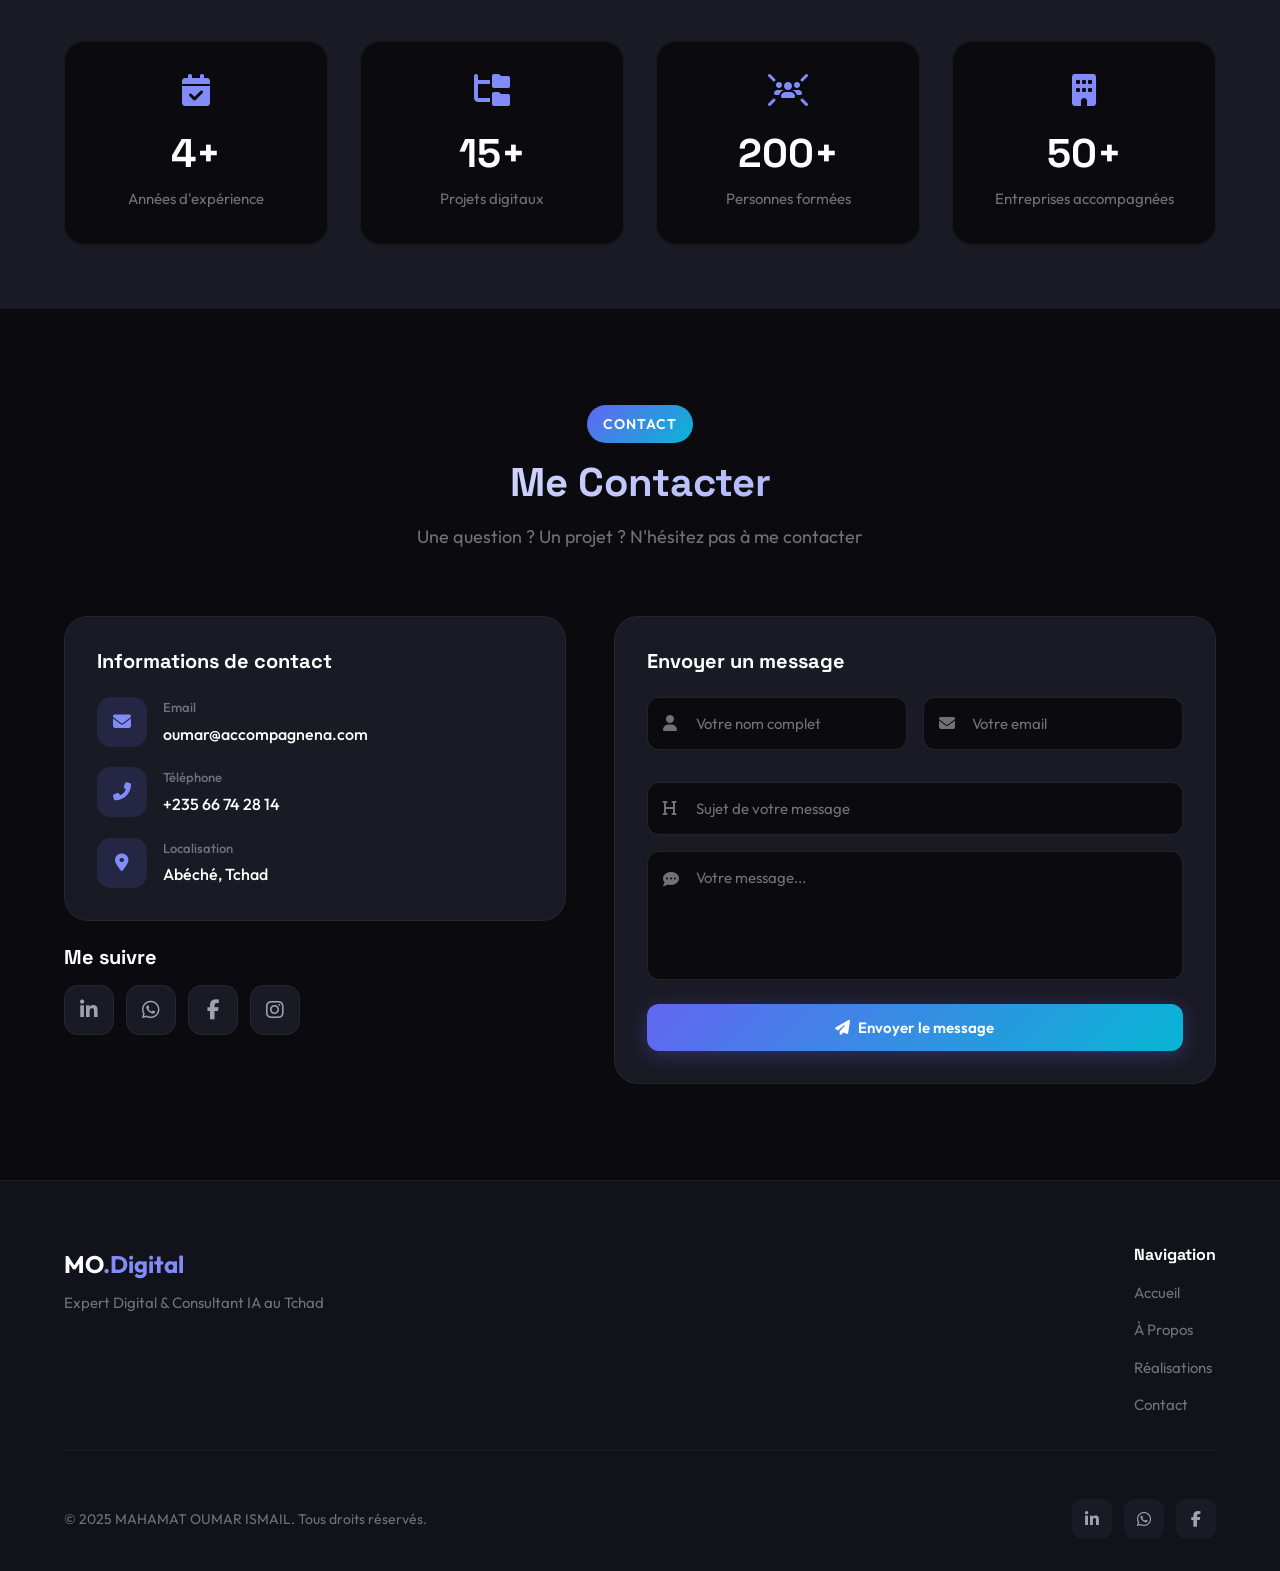
<file: a-propos.html>
<!DOCTYPE html>
<html lang="fr">
<head>
    <meta charset="UTF-8">
    <meta name="viewport" content="width=device-width, initial-scale=1.0, maximum-scale=1.0, user-scalable=no, viewport-fit=cover">
    <title>À Propos - MAHAMAT OUMAR ISMAIL | Expert Digital Tchad</title>
    <meta name="description" content="Découvrez mon parcours : Expert Digital certifié, Consultant IA, Formateur numérique et Gestionnaire de projets digitaux au Tchad.">
    <meta name="keywords" content="à propos, expert digital Tchad, consultant IA, parcours, formation">
    <meta name="author" content="MAHAMAT OUMAR ISMAIL">

    <link rel="preconnect" href="https://fonts.googleapis.com">
    <link rel="preconnect" href="https://fonts.gstatic.com" crossorigin>
    <link href="https://fonts.googleapis.com/css2?family=Outfit:wght@300;400;500;600;700;800&family=Space+Grotesk:wght@400;500;600;700&display=swap" rel="stylesheet">

    <link rel="stylesheet" href="style.css">
    <link rel="stylesheet" href="https://cdnjs.cloudflare.com/ajax/libs/font-awesome/6.5.1/css/all.min.css">
    <link href="https://unpkg.com/aos@2.3.1/dist/aos.css" rel="stylesheet">
</head>
<body>
    <!-- ==================== NAVIGATION ==================== -->
    <header class="header" id="header">
        <nav class="nav container">
            <a href="index.html" class="nav__logo">
                <span class="logo-icon"><i class="fas fa-digital-tachograph"></i></span>
                <span class="logo-text">MO<span class="logo-accent">.Digital</span></span>
            </a>

            <div class="nav__menu" id="nav-menu">
                <ul class="nav__list">
                    <li class="nav__item"><a href="index.html" class="nav__link">Accueil</a></li>
                    <li class="nav__item"><a href="a-propos.html" class="nav__link active-link">À Propos</a></li>
                    <li class="nav__item"><a href="projets.html" class="nav__link">Réalisations</a></li>
                    <li class="nav__item"><a href="#contact" class="nav__link">Contact</a></li>
                </ul>
                <div class="nav__close" id="nav-close"><i class="fas fa-times"></i></div>
            </div>

            <div class="nav__toggle" id="nav-toggle">
                <i class="fas fa-bars"></i>
            </div>
        </nav>
    </header>

    <main>
        <!-- ==================== HEADER PAGE ==================== -->
        <section class="page-header">
            <div class="page-header__bg">
                <div class="page-header__gradient"></div>
            </div>
            <div class="container">
                <div class="page-header__content" data-aos="fade-up">
                    <span class="section-tag">Mon Parcours</span>
                    <h1 class="page-header__title">À Propos de Moi</h1>
                    <p class="page-header__subtitle">Découvrez mon parcours et ma vision pour la transformation digitale au Tchad</p>
                </div>
            </div>
        </section>

        <!-- ==================== SECTION À PROPOS ==================== -->
        <section class="about-section">
            <div class="container">
                <div class="about-grid">
                    <!-- Image -->
                    <div class="about-image" data-aos="fade-right">
                        <div class="about-image__wrapper">
                            <img src="Images/4-1.1.jpg" alt="MAHAMAT OUMAR ISMAIL">
                            <div class="about-image__glow"></div>
                        </div>
                        <div class="about-badges">
                            <div class="about-badge">
                                <i class="fas fa-award"></i>
                                <span>Référent Digital</span>
                            </div>
                            <div class="about-badge">
                                <i class="fas fa-brain"></i>
                                <span>Expert IA</span>
                            </div>
                            <div class="about-badge">
                                <i class="fas fa-chalkboard-teacher"></i>
                                <span>Formateur</span>
                            </div>
                        </div>
                    </div>

                    <!-- Contenu -->
                    <div class="about-content" data-aos="fade-left">
                        <h2>Transformer le numérique au service de l'impact</h2>
                        <p class="about-intro">
                            Je suis <strong>MAHAMAT OUMAR ISMAIL OUMAR</strong>, un expert digital passionné par l'innovation et la transformation. Mon parcours m'a permis de développer une expertise solide en Intelligence Artificielle, en gestion de projets agiles et en formation digitale.
                        </p>
                        <p>
                            Basé à Abéché, au Tchad, je mets mon expertise au service des entreprises, des organisations et des jeunes entrepreneurs qui souhaitent embrace la transformation digitale. Mon objectif : créer un impact durable en formant, conseillant et accompagnant les acteurs locaux vers l'excellence numérique.
                        </p>
                        <p>
                            Avec plus de 4 ans d'expérience et plus de 200 personnes formées, je crois fermement que le digital est un levier majeur de développement pour le continent africain.
                        </p>

                        <div class="about-values">
                            <h3>Mes valeurs</h3>
                            <div class="values-grid">
                                <div class="value-item">
                                    <i class="fas fa-rocket"></i>
                                    <span>Innovation</span>
                                </div>
                                <div class="value-item">
                                    <i class="fas fa-handshake"></i>
                                    <span>Impact</span>
                                </div>
                                <div class="value-item">
                                    <i class="fas fa-medal"></i>
                                    <span>Excellence</span>
                                </div>
                                <div class="value-item">
                                    <i class="fas fa-users"></i>
                                    <span>Leadership</span>
                                </div>
                            </div>
                        </div>

                        <div class="about-cta">
                            <a href="projets.html" class="btn btn--primary">
                                <i class="fas fa-folder-open"></i>
                                <span>Voir mes projets</span>
                            </a>
                            <a href="#contact" class="btn btn--secondary">
                                <i class="fas fa-envelope"></i>
                                <span>Me contacter</span>
                            </a>
                        </div>
                    </div>
                </div>
            </div>
        </section>

        <!-- ==================== SECTION PARCOURS ==================== -->
        <section class="timeline-section section">
            <div class="container">
                <div class="section-header" data-aos="fade-up">
                    <span class="section-tag">Parcours</span>
                    <h2 class="section__title">Mon Parcours</h2>
                    <p class="section-subtitle">Les étapes clés de mon évolution professionnelle</p>
                </div>

                <div class="timeline">
                    <!-- 2025 -->
                    <div class="timeline-item" data-aos="fade-up">
                        <div class="timeline-marker"></div>
                        <div class="timeline-content">
                            <span class="timeline-date">2025 - Aujourd'hui</span>
                            <h3 class="timeline-title">Formation Référent Digital</h3>
                            <p class="timeline-org">Wenaklabs / Simplon / Ambassade de France au Tchad</p>
                            <p class="timeline-description">
                                Formation certifiante en tant que Référent Digital. Spécialisation dans l'accompagnement à la transformation numérique des entreprises, associations et initiatives locales.
                            </p>
                            <div class="timeline-skills">
                                <span>Stratégie digitale</span>
                                <span>Marketing digital</span>
                                <span>Gestion de projet</span>
                            </div>
                        </div>
                    </div>

                    <!-- 2024-2025 -->
                    <div class="timeline-item" data-aos="fade-up" data-aos-delay="100">
                        <div class="timeline-marker"></div>
                        <div class="timeline-content">
                            <span class="timeline-date">2024 - 2025</span>
                            <h3 class="timeline-title">Formation Suivi-Évaluation (MEAL)</h3>
                            <p class="timeline-org">Humanitarian Leadership Academy</p>
                            <p class="timeline-description">
                                Formation avancée en Monitoring, Evaluation, Accountability and Learning pour les contextes humanitaires et de développement.
                            </p>
                            <div class="timeline-skills">
                                <span>Conception de cadres logiques</span>
                                <span>Indicateurs de performance</span>
                                <span>Analyse de données</span>
                            </div>
                        </div>
                    </div>

                    <!-- 2023-2024 -->
                    <div class="timeline-item" data-aos="fade-up" data-aos-delay="200">
                        <div class="timeline-marker"></div>
                        <div class="timeline-content">
                            <span class="timeline-date">2023 - 2024</span>
                            <h3 class="timeline-title">Formation Formateur d'Adultes</h3>
                            <p class="timeline-org">Campus Groupe AFD</p>
                            <p class="timeline-description">
                                Certification en andragogie et conception de modules de formation interactifs adaptés aux adultes.
                            </p>
                            <div class="timeline-skills">
                                <span>Pédagogie</span>
                                <span>Animation</span>
                                <span>Évaluation</span>
                            </div>
                        </div>
                    </div>

                    <!-- 2022-2023 -->
                    <div class="timeline-item" data-aos="fade-up" data-aos-delay="300">
                        <div class="timeline-marker"></div>
                        <div class="timeline-content">
                            <span class="timeline-date">2022 - 2023</span>
                            <h3 class="timeline-title">Responsable Études d'Impact</h3>
                            <p class="timeline-org">Société Avenir pour le Commerce, Construction et Menuiserie</p>
                            <p class="timeline-description">
                                Analyse environnementale et sociale des projets de construction, collecte de données et rédaction de rapports de conformité.
                            </p>
                            <div class="timeline-skills">
                                <span>Analyse</span>
                                <span>Rédaction</span>
                                <span>Compliance</span>
                            </div>
                        </div>
                    </div>

                    <!-- 2020 -->
                    <div class="timeline-item" data-aos="fade-up" data-aos-delay="400">
                        <div class="timeline-marker"></div>
                        <div class="timeline-content">
                            <span class="timeline-date">2020</span>
                            <h3 class="timeline-title">Découverte du Digital</h3>
                            <p class="timeline-org">Début de parcours</p>
                            <p class="timeline-description">
                                Découverte du monde du digital et développement d'une passion pour l'innovation technologique et ses applications concrètes.
                            </p>
                        </div>
                    </div>
                </div>
            </div>
        </section>

        <!-- ==================== SECTION STATS ==================== -->
        <section class="stats-section">
            <div class="container">
                <div class="stats-grid" data-aos="fade-up">
                    <div class="stat-card">
                        <i class="fas fa-calendar-check"></i>
                        <span class="stat-number">4+</span>
                        <span class="stat-label">Années d'expérience</span>
                    </div>
                    <div class="stat-card">
                        <i class="fas fa-folder-tree"></i>
                        <span class="stat-number">15+</span>
                        <span class="stat-label">Projets digitaux</span>
                    </div>
                    <div class="stat-card">
                        <i class="fas fa-users-rays"></i>
                        <span class="stat-number">200+</span>
                        <span class="stat-label">Personnes formées</span>
                    </div>
                    <div class="stat-card">
                        <i class="fas fa-building"></i>
                        <span class="stat-number">50+</span>
                        <span class="stat-label">Entreprises accompagnées</span>
                    </div>
                </div>
            </div>
        </section>

        <!-- ==================== SECTION CONTACT ==================== -->
        <section class="contact section" id="contact">
            <div class="container">
                <div class="section-header" data-aos="fade-up">
                    <span class="section-tag">Contact</span>
                    <h2 class="section__title">Me Contacter</h2>
                    <p class="section-subtitle">Une question ? Un projet ? N'hésitez pas à me contacter</p>
                </div>
                <div class="contact__wrapper">
                    <div class="contact__info" data-aos="fade-right">
                        <div class="contact__info-card">
                            <h3>Informations de contact</h3>
                            <div class="contact__items">
                                <div class="contact__item">
                                    <div class="contact__item-icon"><i class="fas fa-envelope"></i></div>
                                    <div class="contact__item-text">
                                        <span class="label">Email</span>
                                        <a href="mailto:oumar@accompagnena.com">oumar@accompagnena.com</a>
                                    </div>
                                </div>
                                <div class="contact__item">
                                    <div class="contact__item-icon"><i class="fas fa-phone-alt"></i></div>
                                    <div class="contact__item-text">
                                        <span class="label">Téléphone</span>
                                        <a href="tel:+23566742814">+235 66 74 28 14</a>
                                    </div>
                                </div>
                                <div class="contact__item">
                                    <div class="contact__item-icon"><i class="fas fa-map-marker-alt"></i></div>
                                    <div class="contact__item-text">
                                        <span class="label">Localisation</span>
                                        <span>Abéché, Tchad</span>
                                    </div>
                                </div>
                            </div>
                        </div>
                        <div class="contact__social">
                            <h3>Me suivre</h3>
                            <div class="contact__social-links">
                                <a href="https://www.linkedin.com/in/ma%C3%AEtre-oumar-ismail-13455132a" target="_blank" class="social-icon"><i class="fab fa-linkedin-in"></i></a>
                                <a href="https://wa.me/23566742814" target="_blank" class="social-icon"><i class="fab fa-whatsapp"></i></a>
                                <a href="https://www.facebook.com/ma%C3%AEtre.oumar.ismail" target="_blank" class="social-icon"><i class="fab fa-facebook-f"></i></a>
                                <a href="https://www.instagram.com/oumar_ismail_oumar" target="_blank" class="social-icon"><i class="fab fa-instagram"></i></a>
                            </div>
                        </div>
                    </div>
                    <form class="contact__form" name="contact" method="POST" data-netlify="true" netlify-honeypot="bot-field" data-aos="fade-left">
                        <input type="hidden" name="form-name" value="contact">
                        <p style="display:none">
                            <label>Ne remplissez pas ceci: <input name="bot-field"></label>
                        </p>
                        <h3>Envoyer un message</h3>
                        <div class="form__group">
                            <div class="form__field">
                                <input type="text" name="name" placeholder="Votre nom complet" required>
                                <i class="fas fa-user"></i>
                            </div>
                            <div class="form__field">
                                <input type="email" name="email" placeholder="Votre email" required>
                                <i class="fas fa-envelope"></i>
                            </div>
                        </div>
                        <div class="form__field">
                            <input type="text" name="subject" placeholder="Sujet de votre message" required>
                            <i class="fas fa-heading"></i>
                        </div>
                        <div class="form__field">
                            <textarea name="message" placeholder="Votre message..." rows="5" required></textarea>
                            <i class="fas fa-comment-dots"></i>
                        </div>
                        <button type="submit" class="btn btn--primary btn--full">
                            <i class="fas fa-paper-plane"></i>
                            <span>Envoyer le message</span>
                        </button>
                    </form>
                </div>
            </div>
        </section>
    </main>

    <!-- ==================== FOOTER ==================== -->
    <footer class="footer">
        <div class="footer__container container">
            <div class="footer__content">
                <div class="footer__brand">
                    <a href="index.html" class="footer__logo">
                        <span class="logo-text">MO<span class="logo-accent">.Digital</span></span>
                    </a>
                    <p class="footer__tagline">Expert Digital & Consultant IA au Tchad</p>
                </div>
                <div class="footer__links">
                    <h4>Navigation</h4>
                    <ul>
                        <li><a href="index.html">Accueil</a></li>
                        <li><a href="a-propos.html">À Propos</a></li>
                        <li><a href="projets.html">Réalisations</a></li>
                        <li><a href="#contact">Contact</a></li>
                    </ul>
                </div>
            </div>
            <div class="footer__bottom">
                <p class="footer__copyright">&copy; 2025 MAHAMAT OUMAR ISMAIL. Tous droits réservés.</p>
                <div class="footer__socials">
                    <a href="https://www.linkedin.com/in/ma%C3%AEtre-oumar-ismail-13455132a" target="_blank" class="footer__social-link"><i class="fab fa-linkedin-in"></i></a>
                    <a href="https://wa.me/23566742814" target="_blank" class="footer__social-link"><i class="fab fa-whatsapp"></i></a>
                    <a href="https://www.facebook.com/ma%C3%AEtre.oumar.ismail" target="_blank" class="footer__social-link"><i class="fab fa-facebook-f"></i></a>
                </div>
            </div>
        </div>
    </footer>

    <!-- Scripts -->
    <script src="https://unpkg.com/aos@2.3.1/dist/aos.js"></script>
    <script src="script.js"></script>
    <script>
        AOS.init({
            duration: 800,
            once: true,
            offset: 100
        });
    </script>

    <style>
        /* Styles supplémentaires pour la page à propos */
        .page-header {
            position: relative;
            padding: 10rem 0 4rem;
            text-align: center;
            overflow: hidden;
        }

        .page-header__bg {
            position: absolute;
            inset: 0;
            background-image:
                radial-gradient(circle at 30% 50%, rgba(99, 102, 241, 0.2) 0%, transparent 50%),
                radial-gradient(circle at 70% 80%, rgba(6, 182, 212, 0.15) 0%, transparent 40%);
        }

        .page-header__gradient {
            position: absolute;
            inset: 0;
            background: linear-gradient(180deg, var(--bg-dark) 0%, transparent 100%);
        }

        .page-header__content {
            position: relative;
            z-index: 1;
        }

        .page-header__title {
            font-size: 3rem;
            margin-bottom: 1rem;
        }

        .page-header__subtitle {
            font-size: 1.125rem;
            color: var(--text-gray-dark);
            max-width: 600px;
            margin: 0 auto;
        }

        /* Section About */
        .about-section {
            padding: 4rem 0;
        }

        .about-grid {
            display: grid;
            grid-template-columns: 400px 1fr;
            gap: 4rem;
            align-items: center;
        }

        .about-image__wrapper {
            position: relative;
            border-radius: 24px;
            overflow: hidden;
            border: 3px solid rgba(99, 102, 241, 0.3);
        }

        .about-image__wrapper img {
            width: 100%;
            display: block;
        }

        .about-image__glow {
            position: absolute;
            top: 50%;
            left: 50%;
            transform: translate(-50%, -50%);
            width: 60%;
            height: 60%;
            background: var(--gradient-primary);
            filter: blur(60px);
            opacity: 0.4;
        }

        .about-badges {
            display: flex;
            flex-wrap: wrap;
            gap: 1rem;
            margin-top: 1.5rem;
        }

        .about-badge {
            display: flex;
            align-items: center;
            gap: 0.5rem;
            padding: 0.75rem 1rem;
            background: var(--bg-card);
            border-radius: 12px;
            border: 1px solid rgba(255, 255, 255, 0.1);
            font-size: 0.875rem;
            color: var(--primary-light);
        }

        .about-content h2 {
            font-size: 2rem;
            margin-bottom: 1.5rem;
            color: var(--text-white);
        }

        .about-intro {
            font-size: 1.0625rem;
            color: var(--text-white);
            margin-bottom: 1rem;
        }

        .about-content p {
            color: var(--text-gray-dark);
            margin-bottom: 1rem;
            line-height: 1.8;
        }

        .about-values {
            margin-top: 2rem;
        }

        .about-values h3 {
            font-size: 1.125rem;
            margin-bottom: 1rem;
            color: var(--text-white);
        }

        .values-grid {
            display: flex;
            flex-wrap: wrap;
            gap: 1rem;
        }

        .value-item {
            display: flex;
            align-items: center;
            gap: 0.5rem;
            padding: 0.75rem 1rem;
            background: rgba(99, 102, 241, 0.1);
            border: 1px solid rgba(99, 102, 241, 0.2);
            border-radius: 10px;
            color: var(--primary-light);
            font-size: 0.9375rem;
        }

        .value-item i {
            font-size: 1rem;
        }

        .about-cta {
            display: flex;
            gap: 1rem;
            margin-top: 2rem;
        }

        /* Timeline */
        .timeline-section {
            background: var(--bg-dark-soft);
        }

        .timeline {
            position: relative;
            max-width: 800px;
            margin: 0 auto;
        }

        .timeline::before {
            content: '';
            position: absolute;
            left: 0;
            top: 0;
            height: 100%;
            width: 2px;
            background: linear-gradient(180deg, var(--primary) 0%, var(--secondary) 100%);
        }

        .timeline-item {
            position: relative;
            padding-left: 2.5rem;
            margin-bottom: 2.5rem;
        }

        .timeline-marker {
            position: absolute;
            left: -6px;
            top: 0;
            width: 14px;
            height: 14px;
            background: var(--primary);
            border-radius: 50%;
            border: 3px solid var(--bg-dark);
        }

        .timeline-content {
            background: var(--bg-card);
            border-radius: 16px;
            padding: 1.5rem;
            border: 1px solid rgba(255, 255, 255, 0.05);
            transition: var(--transition);
        }

        .timeline-content:hover {
            border-color: var(--primary);
        }

        .timeline-date {
            display: inline-block;
            padding: 0.25rem 0.75rem;
            background: rgba(99, 102, 241, 0.15);
            color: var(--primary-light);
            font-size: 0.8125rem;
            font-weight: 600;
            border-radius: 50px;
            margin-bottom: 0.75rem;
        }

        .timeline-title {
            font-size: 1.125rem;
            margin-bottom: 0.5rem;
            color: var(--text-white);
        }

        .timeline-org {
            font-size: 0.9375rem;
            color: var(--secondary);
            margin-bottom: 0.75rem;
            font-weight: 500;
        }

        .timeline-description {
            font-size: 0.9375rem;
            color: var(--text-gray-dark);
            line-height: 1.6;
            margin-bottom: 1rem;
        }

        .timeline-skills {
            display: flex;
            flex-wrap: wrap;
            gap: 0.5rem;
        }

        .timeline-skills span {
            padding: 0.25rem 0.75rem;
            background: rgba(6, 182, 212, 0.1);
            color: var(--secondary);
            font-size: 0.8125rem;
            border-radius: 50px;
        }

        /* Stats Section */
        .stats-section {
            padding: 4rem 0;
            background: var(--bg-card);
        }

        .stats-grid {
            display: grid;
            grid-template-columns: repeat(4, 1fr);
            gap: 2rem;
        }

        .stat-card {
            text-align: center;
            padding: 2rem;
            background: var(--bg-dark);
            border-radius: 20px;
            border: 1px solid rgba(255, 255, 255, 0.05);
            transition: var(--transition);
        }

        .stat-card:hover {
            transform: translateY(-5px);
            border-color: var(--primary);
        }

        .stat-card i {
            font-size: 2rem;
            color: var(--primary-light);
            margin-bottom: 1rem;
        }

        .stat-card .stat-number {
            display: block;
            font-size: 2.5rem;
            font-weight: 700;
            color: var(--text-white);
            font-family: var(--font-secondary);
        }

        .stat-card .stat-label {
            font-size: 0.9375rem;
            color: var(--text-gray-dark);
        }

        /* Responsive */
        @media (max-width: 991px) {
            .about-grid {
                grid-template-columns: 1fr;
                gap: 2rem;
            }

            .about-image {
                max-width: 400px;
                margin: 0 auto;
            }

            .stats-grid {
                grid-template-columns: repeat(2, 1fr);
            }
        }

        @media (max-width: 576px) {
            .page-header__title {
                font-size: 2rem;
            }

            .about-cta {
                flex-direction: column;
            }

            .stats-grid {
                grid-template-columns: 1fr;
            }

            .values-grid {
                flex-direction: column;
            }
        }
    </style>
</body>
</html>
</file>
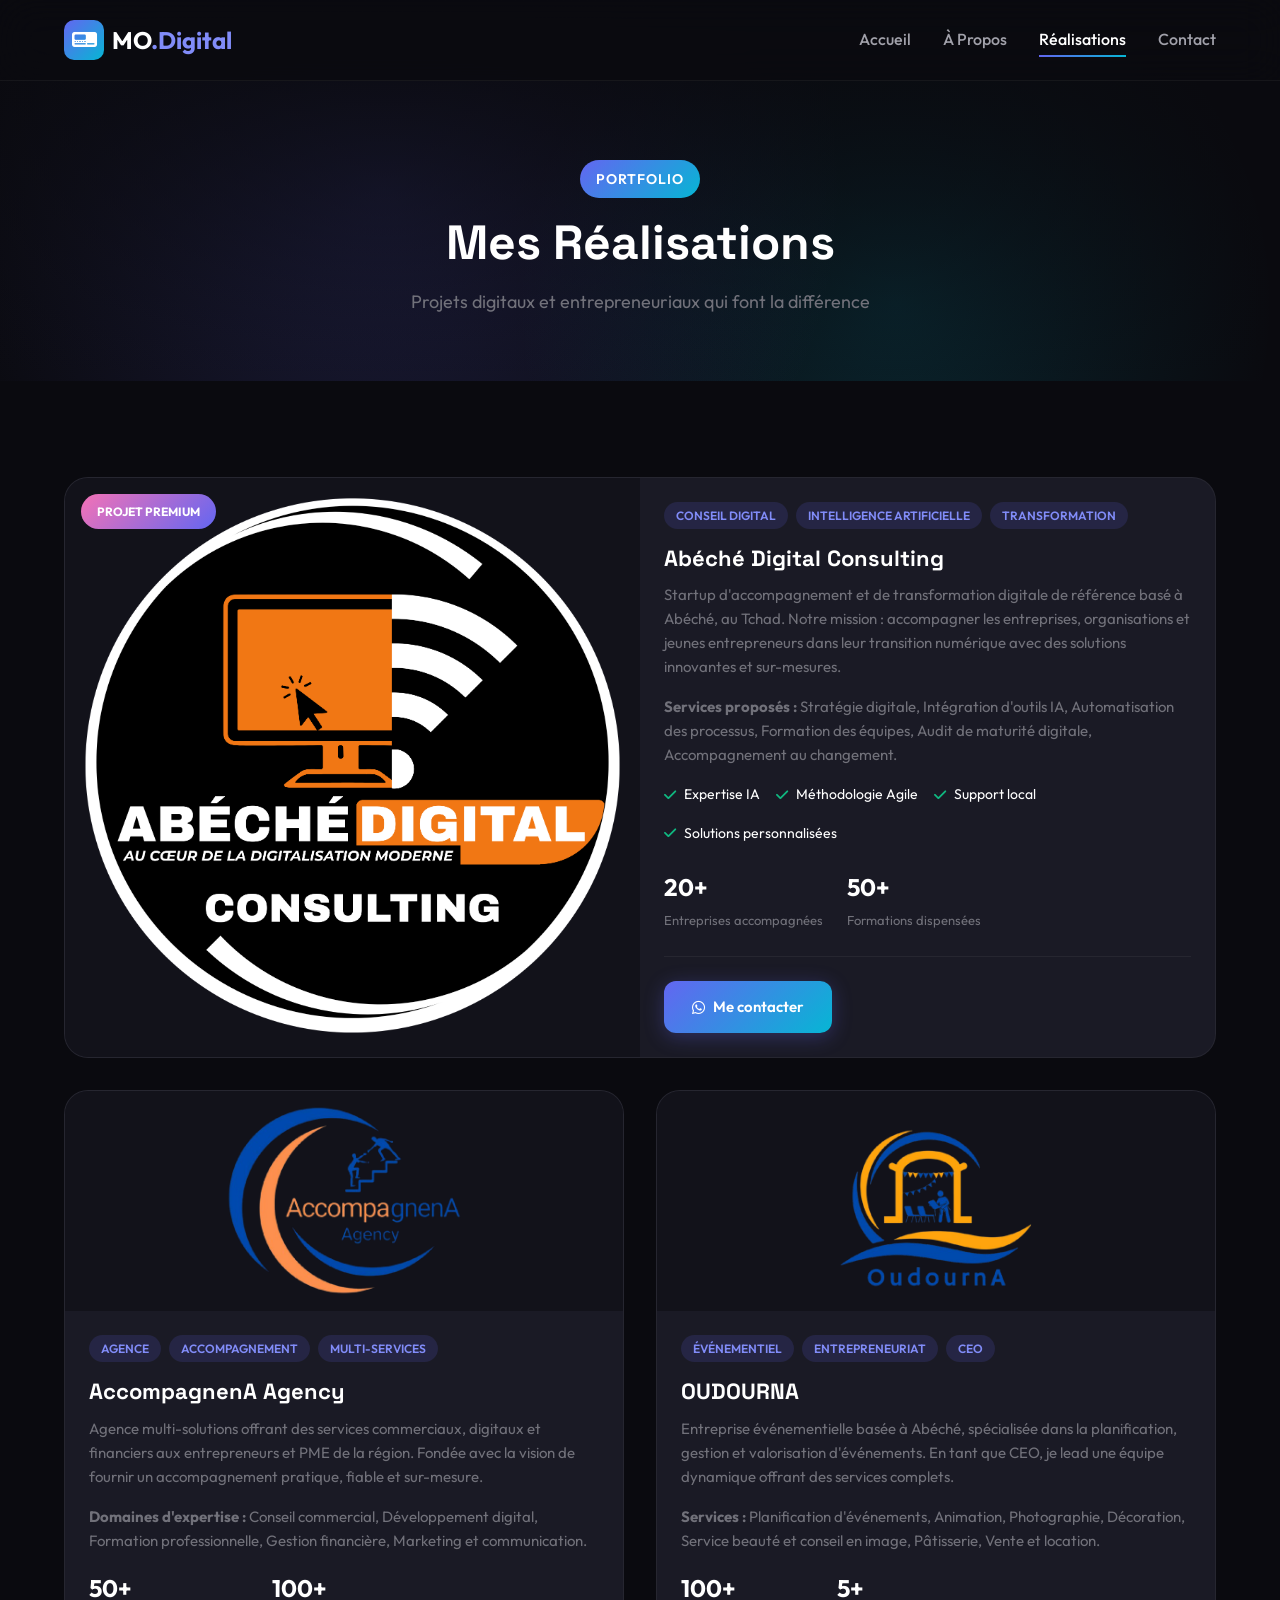
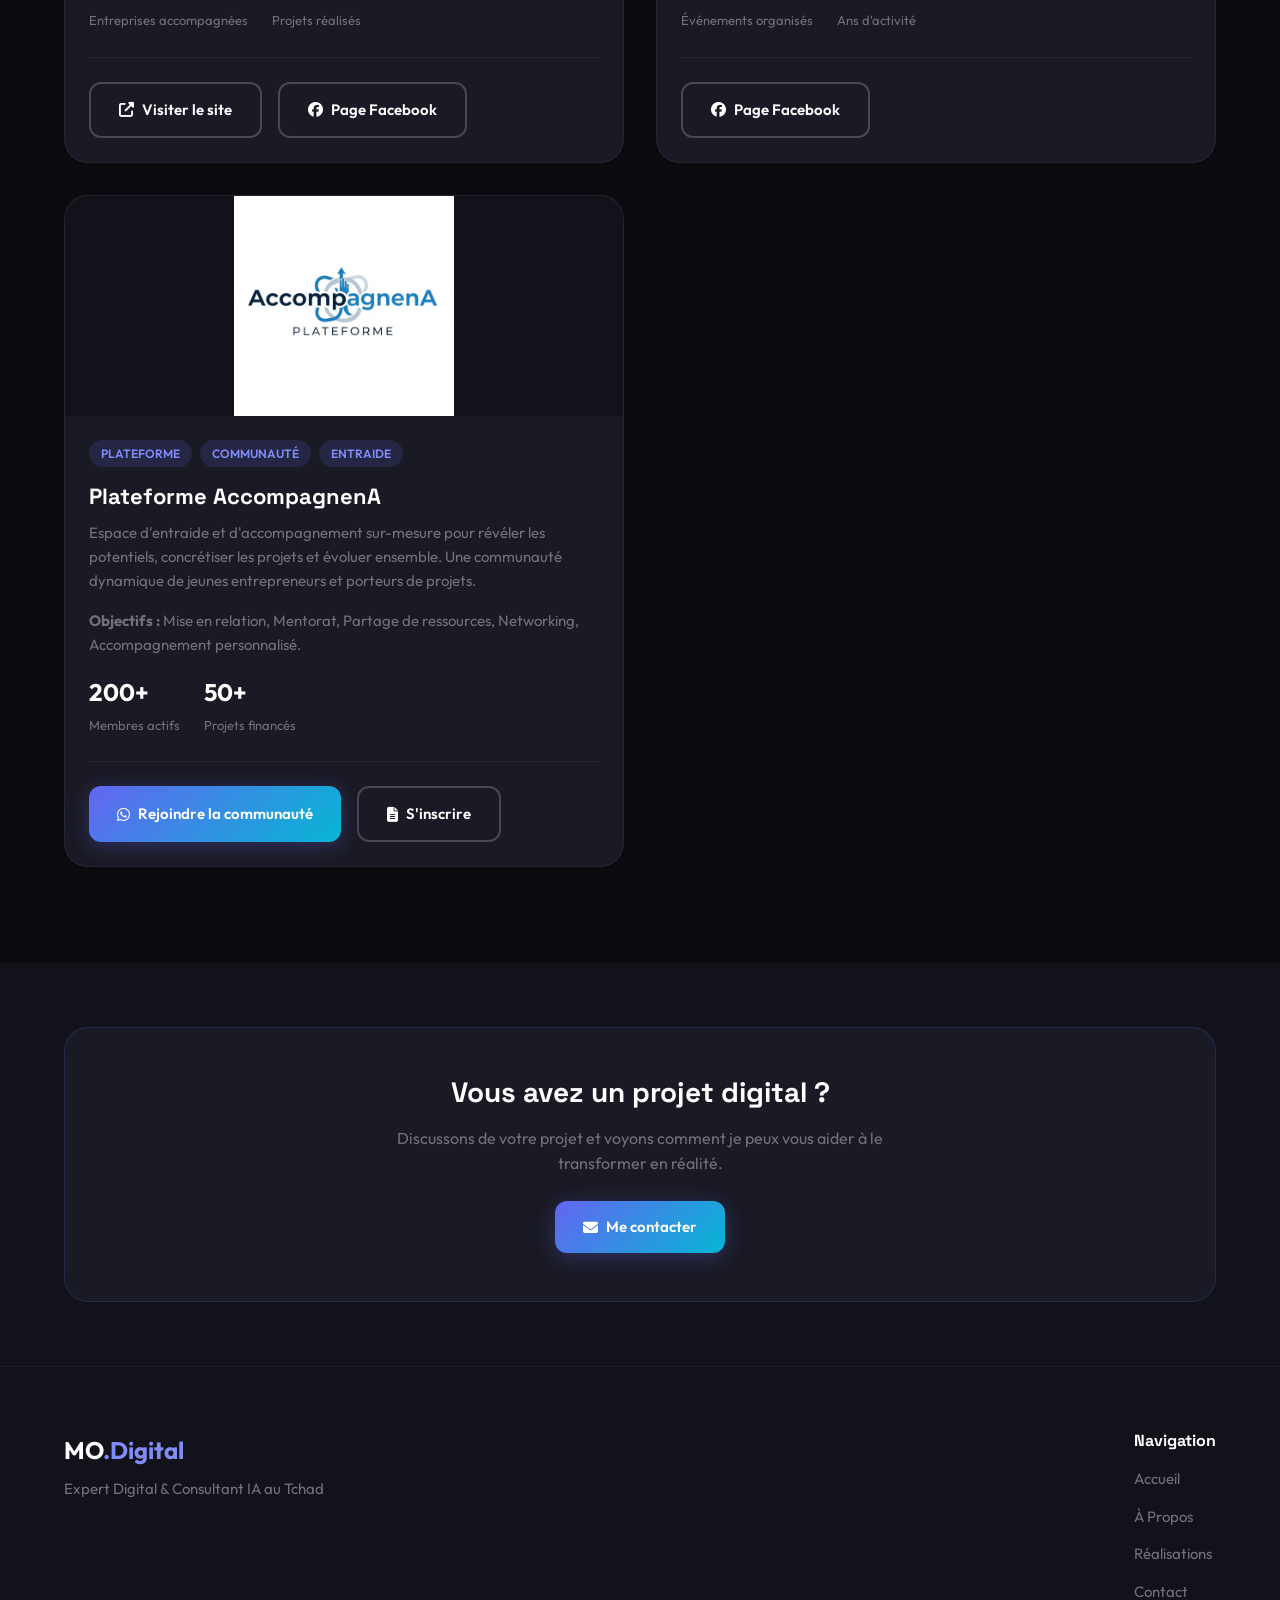
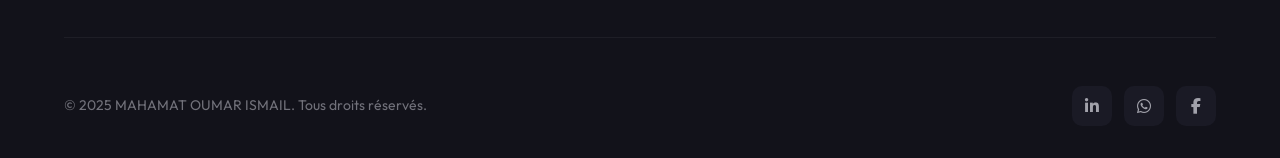
<file: projets.html>
<!DOCTYPE html>
<html lang="fr">
<head>
    <meta charset="UTF-8">
    <meta name="viewport" content="width=device-width, initial-scale=1.0, maximum-scale=1.0, user-scalable=no, viewport-fit=cover">
    <title>Mes Réalisations - MAHAMAT OUMAR ISMAIL | Expert Digital Tchad</title>
    <meta name="description" content="Découvrez mes projets digitaux et entrepreneuriaux : Abéché Digital Consulting, AccompagnenA Agency, OudournA et la Plateforme AccompagnenA.">
    <meta name="keywords" content="projets digitaux, Abéché Digital Consulting, entrepreneuriat Tchad, accompagnement digital">
    <meta name="author" content="MAHAMAT OUMAR ISMAIL">

    <link rel="preconnect" href="https://fonts.googleapis.com">
    <link rel="preconnect" href="https://fonts.gstatic.com" crossorigin>
    <link href="https://fonts.googleapis.com/css2?family=Outfit:wght@300;400;500;600;700;800&family=Space+Grotesk:wght@400;500;600;700&display=swap" rel="stylesheet">

    <link rel="stylesheet" href="style.css">
    <link rel="stylesheet" href="https://cdnjs.cloudflare.com/ajax/libs/font-awesome/6.5.1/css/all.min.css">
    <link href="https://unpkg.com/aos@2.3.1/dist/aos.css" rel="stylesheet">
</head>
<body>
    <!-- ==================== NAVIGATION ==================== -->
    <header class="header" id="header">
        <nav class="nav container">
            <a href="index.html" class="nav__logo">
                <span class="logo-icon"><i class="fas fa-digital-tachograph"></i></span>
                <span class="logo-text">MO<span class="logo-accent">.Digital</span></span>
            </a>

            <div class="nav__menu" id="nav-menu">
                <ul class="nav__list">
                    <li class="nav__item"><a href="index.html" class="nav__link">Accueil</a></li>
                    <li class="nav__item"><a href="a-propos.html" class="nav__link">À Propos</a></li>
                    <li class="nav__item"><a href="projets.html" class="nav__link active-link">Réalisations</a></li>
                    <li class="nav__item"><a href="index.html#contact" class="nav__link">Contact</a></li>
                </ul>
                <div class="nav__close" id="nav-close"><i class="fas fa-times"></i></div>
            </div>

            <div class="nav__toggle" id="nav-toggle">
                <i class="fas fa-bars"></i>
            </div>
        </nav>
    </header>

    <main>
        <!-- ==================== HEADER PAGE ==================== -->
        <section class="page-header">
            <div class="page-header__bg">
                <div class="page-header__gradient"></div>
            </div>
            <div class="container">
                <div class="page-header__content" data-aos="fade-up">
                    <span class="section-tag">Portfolio</span>
                    <h1 class="page-header__title">Mes Réalisations</h1>
                    <p class="page-header__subtitle">Projets digitaux et entrepreneuriaux qui font la différence</p>
                </div>
            </div>
        </section>

        <!-- ==================== SECTION PROJETS ==================== -->
        <section class="projects section" id="projects">
            <div class="container">
                <div class="projects__grid">
                    <!-- Projet Premium: Abéché Digital Consulting -->
                    <article class="project-card project-card--featured" data-aos="fade-up" id="abeche-digital">
                        <div class="project-card__image">
                            <img src="Images/Cercle.png" alt="Abéché Digital Consulting">
                            <div class="project-card__badge">Projet Premium</div>
                        </div>
                        <div class="project-card__content">
                            <div class="project-card__tags">
                                <span class="project-tag">Conseil Digital</span>
                                <span class="project-tag">Intelligence Artificielle</span>
                                <span class="project-tag">Transformation</span>
                            </div>
                            <h3 class="project-card__title">Abéché Digital Consulting</h3>
                            <p class="project-card__description">
                                Startup d'accompagnement et de transformation digitale de référence basé à Abéché, au Tchad. Notre mission : accompagner les entreprises, organisations et jeunes entrepreneurs dans leur transition numérique avec des solutions innovantes et sur-mesures.
                            </p>
                            <p class="project-card__description">
                                <strong>Services proposés :</strong> Stratégie digitale, Intégration d'outils IA, Automatisation des processus, Formation des équipes, Audit de maturité digitale, Accompagnement au changement.
                            </p>
                            <div class="project-card__features">
                                <div class="feature"><i class="fas fa-check"></i> Expertise IA</div>
                                <div class="feature"><i class="fas fa-check"></i> Méthodologie Agile</div>
                                <div class="feature"><i class="fas fa-check"></i> Support local</div>
                                <div class="feature"><i class="fas fa-check"></i> Solutions personnalisées</div>
                            </div>
                            <div class="project-card__stats">
                                <div class="stat">
                                    <span class="stat-value">20+</span>
                                    <span class="stat-label">Entreprises accompagnées</span>
                                </div>
                                <div class="stat">
                                    <span class="stat-value">50+</span>
                                    <span class="stat-label">Formations dispensées</span>
                                </div>
                            </div>
                            <div class="project-card__cta">
                                <a href="https://wa.me/23566742814" target="_blank" class="btn btn--primary">
                                    <i class="fab fa-whatsapp"></i>
                                    <span>Me contacter</span>
                                </a>
                            </div>
                        </div>
                    </article>

                    <!-- Projet 2: AccompagnenA Agency -->
                    <article class="project-card" data-aos="fade-up" data-aos-delay="100" id="accompagnena">
                        <div class="project-card__image">
                            <img src="Images/accompagnena_logo.png" alt="AccompagnenA Agency">
                        </div>
                        <div class="project-card__content">
                            <div class="project-card__tags">
                                <span class="project-tag">Agence</span>
                                <span class="project-tag">Accompagnement</span>
                                <span class="project-tag">Multi-services</span>
                            </div>
                            <h3 class="project-card__title">AccompagnenA Agency</h3>
                            <p class="project-card__description">
                                Agence multi-solutions offrant des services commerciaux, digitaux et financiers aux entrepreneurs et PME de la région. Fondée avec la vision de fournir un accompagnement pratique, fiable et sur-mesure.
                            </p>
                            <p class="project-card__description">
                                <strong>Domaines d'expertise :</strong> Conseil commercial, Développement digital, Formation professionnelle, Gestion financière, Marketing et communication.
                            </p>
                            <div class="project-card__stats">
                                <div class="stat">
                                    <span class="stat-value">50+</span>
                                    <span class="stat-label">Entreprises accompagnées</span>
                                </div>
                                <div class="stat">
                                    <span class="stat-value">100+</span>
                                    <span class="stat-label">Projets réalisés</span>
                                </div>
                            </div>
                            <div class="project-card__cta">
                                <a href="https://www.accompagnena.com" target="_blank" class="btn btn--secondary">
                                    <i class="fas fa-external-link-alt"></i>
                                    <span>Visiter le site</span>
                                </a>
                                <a href="https://www.facebook.com/Lebilonnaire" target="_blank" class="btn btn--secondary">
                                    <i class="fab fa-facebook"></i>
                                    <span>Page Facebook</span>
                                </a>
                            </div>
                        </div>
                    </article>

                    <!-- Projet 3: OUDOURNA -->
                    <article class="project-card" data-aos="fade-up" data-aos-delay="200" id="oudourna">
                        <div class="project-card__image">
                            <img src="Images/oudourna_logo.png" alt="OudournA">
                        </div>
                        <div class="project-card__content">
                            <div class="project-card__tags">
                                <span class="project-tag">Événementiel</span>
                                <span class="project-tag">Entrepreneuriat</span>
                                <span class="project-tag">CEO</span>
                            </div>
                            <h3 class="project-card__title">OUDOURNA</h3>
                            <p class="project-card__description">
                                Entreprise événementielle basée à Abéché, spécialisée dans la planification, gestion et valorisation d'événements. En tant que CEO, je lead une équipe dynamique offrant des services complets.
                            </p>
                            <p class="project-card__description">
                                <strong>Services :</strong> Planification d'événements, Animation, Photographie, Décoration, Service beauté et conseil en image, Pâtisserie, Vente et location.
                            </p>
                            <div class="project-card__stats">
                                <div class="stat">
                                    <span class="stat-value">100+</span>
                                    <span class="stat-label">Événements organisés</span>
                                </div>
                                <div class="stat">
                                    <span class="stat-value">5+</span>
                                    <span class="stat-label">Ans d'activité</span>
                                </div>
                            </div>
                            <div class="project-card__cta">
                                <a href="https://www.facebook.com/profile.php?id=100068402564991" target="_blank" class="btn btn--secondary">
                                    <i class="fab fa-facebook"></i>
                                    <span>Page Facebook</span>
                                </a>
                            </div>
                        </div>
                    </article>

                    <!-- Projet 4: Plateforme AccompagnenA -->
                    <article class="project-card" data-aos="fade-up" data-aos-delay="300" id="plateforme">
                        <div class="project-card__image">
                            <img src="Images/Platforme_logo.png" alt="Plateforme AccompagnenA">
                        </div>
                        <div class="project-card__content">
                            <div class="project-card__tags">
                                <span class="project-tag">Plateforme</span>
                                <span class="project-tag">Communauté</span>
                                <span class="project-tag">Entraide</span>
                            </div>
                            <h3 class="project-card__title">Plateforme AccompagnenA</h3>
                            <p class="project-card__description">
                                Espace d'entraide et d'accompagnement sur-mesure pour révéler les potentiels, concrétiser les projets et évoluer ensemble. Une communauté dynamique de jeunes entrepreneurs et porteurs de projets.
                            </p>
                            <p class="project-card__description">
                                <strong>Objectifs :</strong> Mise en relation, Mentorat, Partage de ressources, Networking, Accompagnement personnalisé.
                            </p>
                            <div class="project-card__stats">
                                <div class="stat">
                                    <span class="stat-value">200+</span>
                                    <span class="stat-label">Membres actifs</span>
                                </div>
                                <div class="stat">
                                    <span class="stat-value">50+</span>
                                    <span class="stat-label">Projets financés</span>
                                </div>
                            </div>
                            <div class="project-card__cta">
                                <a href="https://chat.whatsapp.com/KF3KKQFHTqq7jD8CzNsZMn" target="_blank" class="btn btn--primary">
                                    <i class="fab fa-whatsapp"></i>
                                    <span>Rejoindre la communauté</span>
                                </a>
                                <a href="https://docs.google.com/forms/d/e/1FAIpQLScbhKr_A1UbbQn9KA9772_ur_5vAr_wYJNDXAtwNTZkzaSC2w/viewform" target="_blank" class="btn btn--secondary">
                                    <i class="fas fa-file-alt"></i>
                                    <span>S'inscrire</span>
                                </a>
                            </div>
                        </div>
                    </article>
                </div>
            </div>
        </section>

        <!-- ==================== CTA SECTION ==================== -->
        <section class="cta-section">
            <div class="container">
                <div class="cta-content" data-aos="fade-up">
                    <h2>Vous avez un projet digital ?</h2>
                    <p>Discussons de votre projet et voyons comment je peux vous aider à le transformer en réalité.</p>
                    <a href="index.html#contact" class="btn btn--primary">
                        <i class="fas fa-envelope"></i>
                        <span>Me contacter</span>
                    </a>
                </div>
            </div>
        </section>
    </main>

    <!-- ==================== FOOTER ==================== -->
    <footer class="footer">
        <div class="footer__container container">
            <div class="footer__content">
                <div class="footer__brand">
                    <a href="index.html" class="footer__logo">
                        <span class="logo-text">MO<span class="logo-accent">.Digital</span></span>
                    </a>
                    <p class="footer__tagline">Expert Digital & Consultant IA au Tchad</p>
                </div>
                <div class="footer__links">
                    <h4>Navigation</h4>
                    <ul>
                        <li><a href="index.html">Accueil</a></li>
                        <li><a href="a-propos.html">À Propos</a></li>
                        <li><a href="projets.html">Réalisations</a></li>
                        <li><a href="index.html#contact">Contact</a></li>
                    </ul>
                </div>
            </div>
            <div class="footer__bottom">
                <p class="footer__copyright">&copy; 2025 MAHAMAT OUMAR ISMAIL. Tous droits réservés.</p>
                <div class="footer__socials">
                    <a href="https://www.linkedin.com/in/ma%C3%AEtre-oumar-ismail-13455132a" target="_blank" class="footer__social-link"><i class="fab fa-linkedin-in"></i></a>
                    <a href="https://wa.me/23566742814" target="_blank" class="footer__social-link"><i class="fab fa-whatsapp"></i></a>
                    <a href="https://www.facebook.com/ma%C3%AEtre.oumar.ismail" target="_blank" class="footer__social-link"><i class="fab fa-facebook-f"></i></a>
                </div>
            </div>
        </div>
    </footer>

    <!-- ==================== SCRIPTS ==================== -->
    <script src="https://unpkg.com/aos@2.3.1/dist/aos.js"></script>
    <script src="script.js"></script>
    <script>
        // Initialiser AOS sur la page projets
        AOS.init({
            duration: 800,
            once: true,
            offset: 100
        });
    </script>
    <style>
        /* Styles supplémentaires pour la page projets */
        .page-header {
            position: relative;
            padding: 10rem 0 4rem;
            text-align: center;
            overflow: hidden;
        }

        .page-header__bg {
            position: absolute;
            inset: 0;
            background-image:
                radial-gradient(circle at 30% 50%, rgba(99, 102, 241, 0.2) 0%, transparent 50%),
                radial-gradient(circle at 70% 80%, rgba(6, 182, 212, 0.15) 0%, transparent 40%);
        }

        .page-header__gradient {
            position: absolute;
            inset: 0;
            background: linear-gradient(180deg, var(--bg-dark) 0%, transparent 100%);
        }

        .page-header__content {
            position: relative;
            z-index: 1;
        }

        .page-header__title {
            font-size: 3rem;
            margin-bottom: 1rem;
        }

        .page-header__subtitle {
            font-size: 1.125rem;
            color: var(--text-gray-dark);
            max-width: 600px;
            margin: 0 auto;
        }

        .cta-section {
            padding: 4rem 0;
            background: var(--bg-dark-soft);
        }

        .cta-content {
            text-align: center;
            background: var(--bg-card);
            border-radius: 24px;
            padding: 3rem;
            border: 1px solid rgba(99, 102, 241, 0.2);
        }

        .cta-content h2 {
            font-size: 1.75rem;
            margin-bottom: 1rem;
        }

        .cta-content p {
            color: var(--text-gray-dark);
            margin-bottom: 1.5rem;
            max-width: 500px;
            margin-left: auto;
            margin-right: auto;
        }

        @media (max-width: 768px) {
            .page-header__title {
                font-size: 2rem;
            }

            .cta-content {
                padding: 2rem;
            }
        }
    </style>
</body>
</html>
</file>
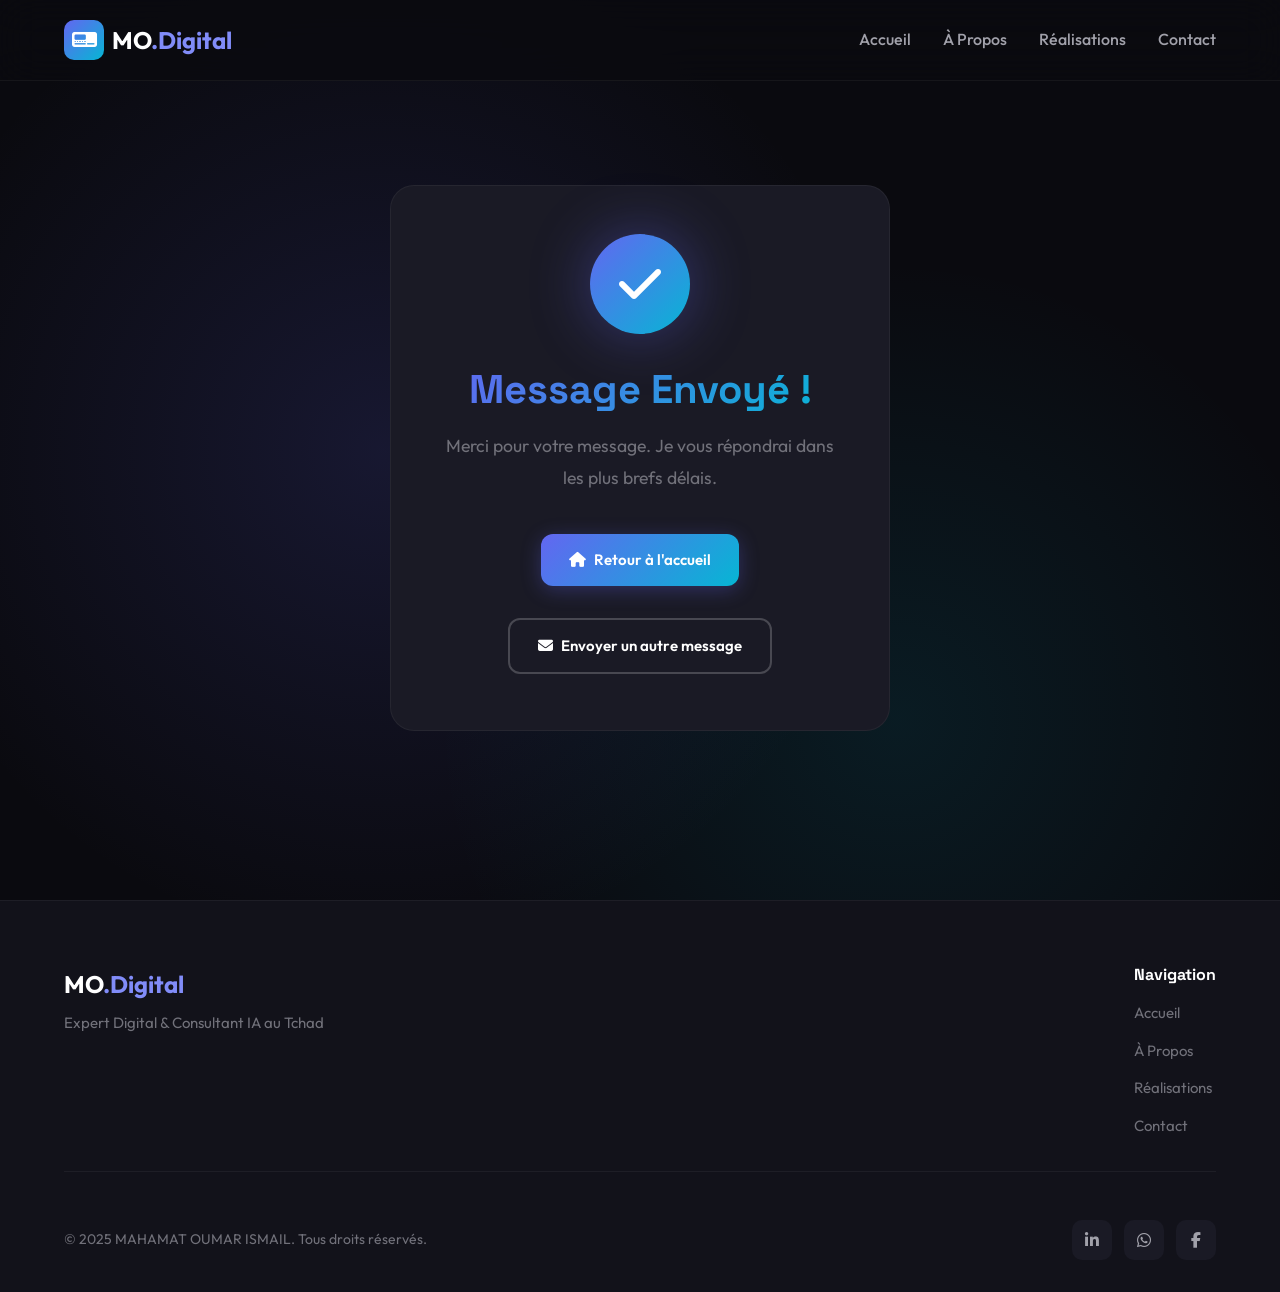
<file: success.html>
<!DOCTYPE html>
<html lang="fr">
<head>
    <meta charset="UTF-8">
    <meta name="viewport" content="width=device-width, initial-scale=1.0, maximum-scale=1.0, user-scalable=no, viewport-fit=cover">
    <title>Message Envoyé - MAHAMAT OUMAR ISMAIL</title>
    <meta name="description" content="Votre message a été envoyé avec succès.">
    <link rel="preconnect" href="https://fonts.googleapis.com">
    <link rel="preconnect" href="https://fonts.gstatic.com" crossorigin>
    <link href="https://fonts.googleapis.com/css2?family=Outfit:wght@300;400;500;600;700;800&family=Space+Grotesk:wght@400;500;600;700&display=swap" rel="stylesheet">
    <link rel="stylesheet" href="style.css">
    <link rel="stylesheet" href="https://cdnjs.cloudflare.com/ajax/libs/font-awesome/6.5.1/css/all.min.css">
    <link href="https://unpkg.com/aos@2.3.1/dist/aos.css" rel="stylesheet">
    <style>
        .success-page {
            min-height: 100vh;
            display: flex;
            align-items: center;
            justify-content: center;
            padding: var(--header-height) 0 4rem;
            position: relative;
            overflow: hidden;
        }

        .success-page::before {
            content: '';
            position: absolute;
            inset: 0;
            background: radial-gradient(circle at 30% 50%, rgba(99, 102, 241, 0.15) 0%, transparent 50%),
                        radial-gradient(circle at 70% 80%, rgba(6, 182, 212, 0.1) 0%, transparent 40%);
            pointer-events: none;
        }

        .success-wrapper {
            text-align: center;
            padding: 3rem;
            background: var(--bg-card);
            border-radius: 24px;
            border: 1px solid rgba(255, 255, 255, 0.05);
            max-width: 500px;
            position: relative;
            z-index: 1;
        }

        .success-icon {
            width: 100px;
            height: 100px;
            background: var(--gradient-primary);
            border-radius: 50%;
            display: flex;
            align-items: center;
            justify-content: center;
            margin: 0 auto 2rem;
            font-size: 3rem;
            color: white;
            box-shadow: 0 0 60px rgba(99, 102, 241, 0.4);
            animation: pulse 2s ease-in-out infinite;
        }

        @keyframes pulse {
            0%, 100% { transform: scale(1); box-shadow: 0 0 60px rgba(99, 102, 241, 0.4); }
            50% { transform: scale(1.05); box-shadow: 0 0 80px rgba(99, 102, 241, 0.6); }
        }

        .success-wrapper h1 {
            font-size: 2.5rem;
            margin-bottom: 1rem;
            background: var(--gradient-primary);
            -webkit-background-clip: text;
            -webkit-text-fill-color: transparent;
            background-clip: text;
        }

        .success-wrapper p {
            color: var(--text-gray-dark);
            margin-bottom: 2rem;
            line-height: 1.8;
            font-size: 1.1rem;
        }

        .success-wrapper .btn {
            margin: 0.5rem;
        }

        .success-links {
            display: flex;
            gap: 1rem;
            justify-content: center;
            flex-wrap: wrap;
        }

        @media (max-width: 576px) {
            .success-wrapper {
                padding: 2rem 1.5rem;
                margin: 0 1rem;
            }

            .success-icon {
                width: 80px;
                height: 80px;
                font-size: 2.5rem;
            }

            .success-wrapper h1 {
                font-size: 1.75rem;
            }

            .success-links {
                flex-direction: column;
            }

            .success-links .btn {
                width: 100%;
            }
        }
    </style>
</head>
<body>
    <!-- ==================== NAVIGATION ==================== -->
    <header class="header" id="header">
        <nav class="nav container">
            <a href="index.html" class="nav__logo">
                <span class="logo-icon"><i class="fas fa-digital-tachograph"></i></span>
                <span class="logo-text">MO<span class="logo-accent">.Digital</span></span>
            </a>

            <div class="nav__menu" id="nav-menu">
                <ul class="nav__list">
                    <li class="nav__item"><a href="index.html" class="nav__link">Accueil</a></li>
                    <li class="nav__item"><a href="a-propos.html" class="nav__link">À Propos</a></li>
                    <li class="nav__item"><a href="projets.html" class="nav__link">Réalisations</a></li>
                    <li class="nav__item"><a href="#contact" class="nav__link">Contact</a></li>
                </ul>
                <div class="nav__close" id="nav-close"><i class="fas fa-times"></i></div>
            </div>

            <div class="nav__toggle" id="nav-toggle">
                <i class="fas fa-bars"></i>
            </div>
        </nav>
    </header>

    <!-- ==================== SECTION SUCCESS ==================== -->
    <section class="success-page">
        <div class="container">
            <div class="success-wrapper" data-aos="fade-up" data-aos-duration="800">
                <div class="success-icon">
                    <i class="fas fa-check"></i>
                </div>
                <h1>Message Envoyé !</h1>
                <p>Merci pour votre message. Je vous répondrai dans les plus brefs délais.</p>
                <div class="success-links">
                    <a href="index.html" class="btn btn--primary">
                        <i class="fas fa-home"></i>
                        <span>Retour à l'accueil</span>
                    </a>
                    <a href="#contact" class="btn btn--secondary" onclick="history.back(); return false;">
                        <i class="fas fa-envelope"></i>
                        <span>Envoyer un autre message</span>
                    </a>
                </div>
            </div>
        </div>
    </section>

    <!-- ==================== FOOTER ==================== -->
    <footer class="footer">
        <div class="footer__container container">
            <div class="footer__content">
                <div class="footer__brand">
                    <a href="index.html" class="footer__logo">
                        <span class="logo-text">MO<span class="logo-accent">.Digital</span></span>
                    </a>
                    <p class="footer__tagline">Expert Digital & Consultant IA au Tchad</p>
                </div>
                <div class="footer__links">
                    <h4>Navigation</h4>
                    <ul>
                        <li><a href="index.html">Accueil</a></li>
                        <li><a href="a-propos.html">À Propos</a></li>
                        <li><a href="projets.html">Réalisations</a></li>
                        <li><a href="index.html#contact">Contact</a></li>
                    </ul>
                </div>
            </div>
            <div class="footer__bottom">
                <p class="footer__copyright">&copy; 2025 MAHAMAT OUMAR ISMAIL. Tous droits réservés.</p>
                <div class="footer__socials">
                    <a href="https://www.linkedin.com/in/ma%C3%AEtre-oumar-ismail-13455132a" target="_blank" class="footer__social-link"><i class="fab fa-linkedin-in"></i></a>
                    <a href="https://wa.me/23566742814" target="_blank" class="footer__social-link"><i class="fab fa-whatsapp"></i></a>
                    <a href="https://www.facebook.com/ma%C3%AEtre.oumar.ismail" target="_blank" class="footer__social-link"><i class="fab fa-facebook-f"></i></a>
                </div>
            </div>
        </div>
    </footer>

    <!-- Scripts -->
    <script src="https://unpkg.com/aos@2.3.1/dist/aos.js"></script>
    <script>
        AOS.init({
            duration: 800,
            once: true,
            offset: 100
        });

        // Header scroll effect
        const header = document.getElementById('header');
        window.addEventListener('scroll', () => {
            if (window.pageYOffset >= 50) {
                header.classList.add('scroll-header');
            } else {
                header.classList.remove('scroll-header');
            }
        });

        // Mobile menu
        const navMenu = document.getElementById('nav-menu');
        const navToggle = document.getElementById('nav-toggle');
        const navClose = document.getElementById('nav-close');
        const navLinks = document.querySelectorAll('.nav__link');

        if (navToggle) {
            navToggle.addEventListener('click', () => {
                navMenu.classList.add('show-menu');
                document.body.style.overflow = 'hidden';
            });
        }

        if (navClose) {
            navClose.addEventListener('click', () => {
                navMenu.classList.remove('show-menu');
                document.body.style.overflow = '';
            });
        }

        navLinks.forEach(link => {
            link.addEventListener('click', () => {
                navMenu.classList.remove('show-menu');
                document.body.style.overflow = '';
            });
        });
    </script>
</body>
</html>
</file>
<file: style.css>
/* ==================== CSS MODERNE & PREMIUM ==================== */
@import url('https://fonts.googleapis.com/css2?family=Outfit:wght@300;400;500;600;700;800&family=Space+Grotesk:wght@400;500;600;700&display=swap');

/* ==================== VARIABLES CSS ==================== */
:root {
    /* Couleurs Premium - Palette Digital/ Innovation */
    --primary: #6366f1;
    --primary-light: #818cf8;
    --primary-dark: #4f46e5;
    --secondary: #06b6d4;
    --accent: #f472b6;
    --success: #10b981;
    --warning: #f59e0b;
    --danger: #ef4444;

    /* Couleurs de fond */
    --bg-dark: #0a0a0f;
    --bg-dark-soft: #12121a;
    --bg-card: #1a1a25;
    --bg-card-hover: #22222f;

    /* Couleurs de texte */
    --text-white: #ffffff;
    --text-gray: #a1a1aa;
    --text-gray-dark: #71717a;

    /* Gradients */
    --gradient-primary: linear-gradient(135deg, #6366f1 0%, #06b6d4 100%);
    --gradient-accent: linear-gradient(135deg, #f472b6 0%, #6366f1 100%);
    --gradient-hero: linear-gradient(135deg, rgba(99, 102, 241, 0.15) 0%, rgba(6, 182, 212, 0.1) 100%);

    /* Typographie */
    --font-main: 'Outfit', sans-serif;
    --font-secondary: 'Space Grotesk', sans-serif;

    /* Espacements */
    --container-width: 1200px;
    --header-height: 80px;

    /* Transitions */
    --transition: all 0.3s cubic-bezier(0.4, 0, 0.2, 1);
    --transition-slow: all 0.5s cubic-bezier(0.4, 0, 0.2, 1);
}

/* ==================== RESET & BASE ==================== */
* {
    margin: 0;
    padding: 0;
    box-sizing: border-box;
}

html {
    scroll-behavior: smooth;
    font-size: 16px;
}

body {
    font-family: var(--font-main);
    background-color: var(--bg-dark);
    color: var(--text-gray);
    line-height: 1.6;
    overflow-x: hidden;
    min-height: 100vh;
    min-height: 100dvh;
    -webkit-min-logical-height: 100vh;
    -webkit-min-logical-height: 100dvh;
    padding: env(safe-area-inset-top) env(safe-area-inset-right) env(safe-area-inset-bottom) env(safe-area-inset-left);
}

html, body {
    width: 100%;
    max-width: 100vw;
    overflow-x: hidden;
}

h1, h2, h3, h4, h5, h6 {
    font-family: var(--font-secondary);
    color: var(--text-white);
    font-weight: 700;
    line-height: 1.2;
}

a {
    text-decoration: none;
    color: inherit;
    transition: var(--transition);
}

ul {
    list-style: none;
}

img {
    max-width: 100%;
    height: auto;
    display: block;
}

button, input, textarea {
    font-family: inherit;
    font-size: inherit;
    border: none;
    outline: none;
}

/* ==================== UTILITAIRES ==================== */
.container {
    max-width: var(--container-width);
    margin: 0 auto;
    padding: 0 1.5rem;
}

.section {
    padding: 6rem 0;
}

.section-header {
    text-align: center;
    margin-bottom: 4rem;
}

.section-tag {
    display: inline-block;
    padding: 0.5rem 1rem;
    background: var(--gradient-primary);
    color: var(--text-white);
    font-size: 0.875rem;
    font-weight: 600;
    border-radius: 50px;
    margin-bottom: 1rem;
    text-transform: uppercase;
    letter-spacing: 1px;
}

.section__title {
    font-size: 2.5rem;
    margin-bottom: 1rem;
    background: linear-gradient(135deg, var(--text-white) 0%, var(--primary-light) 100%);
    -webkit-background-clip: text;
    -webkit-text-fill-color: transparent;
    background-clip: text;
}

.section-subtitle {
    font-size: 1.125rem;
    color: var(--text-gray-dark);
    max-width: 600px;
    margin: 0 auto;
}

/* ==================== BOUTONS ==================== */
.btn {
    display: inline-flex;
    align-items: center;
    justify-content: center;
    gap: 0.5rem;
    padding: 0.875rem 1.75rem;
    font-weight: 600;
    font-size: 0.9375rem;
    border-radius: 12px;
    cursor: pointer;
    transition: var(--transition);
}

.btn--primary {
    background: var(--gradient-primary);
    color: var(--text-white);
    box-shadow: 0 4px 20px rgba(99, 102, 241, 0.3);
}

.btn--primary:hover {
    transform: translateY(-2px);
    box-shadow: 0 8px 30px rgba(99, 102, 241, 0.4);
}

.btn--secondary {
    background: transparent;
    color: var(--text-white);
    border: 2px solid rgba(255, 255, 255, 0.2);
}

.btn--secondary:hover {
    border-color: var(--primary);
    color: var(--primary);
    background: rgba(99, 102, 241, 0.1);
}

.btn--small {
    padding: 0.625rem 1.25rem;
    font-size: 0.875rem;
}

.btn--full {
    width: 100%;
}

/* ==================== HEADER & NAVIGATION ==================== */
.header {
    position: fixed;
    top: 0;
    left: 0;
    right: 0;
    z-index: 1000;
    background: rgba(10, 10, 15, 0.8);
    backdrop-filter: blur(20px);
    border-bottom: 1px solid rgba(255, 255, 255, 0.05);
    transition: var(--transition);
}

.header.scroll-header {
    background: rgba(10, 10, 15, 0.95);
    box-shadow: 0 4px 30px rgba(0, 0, 0, 0.3);
}

.nav {
    display: flex;
    justify-content: space-between;
    align-items: center;
    height: var(--header-height);
}

.nav__logo {
    display: flex;
    align-items: center;
    gap: 0.5rem;
    font-size: 1.5rem;
    font-weight: 700;
    color: var(--text-white);
}

.logo-icon {
    display: flex;
    align-items: center;
    justify-content: center;
    width: 40px;
    height: 40px;
    background: var(--gradient-primary);
    border-radius: 10px;
    color: var(--text-white);
    font-size: 1.25rem;
}

.logo-accent {
    color: var(--primary-light);
}

.nav__menu {
    display: flex;
    align-items: center;
}

.nav__list {
    display: flex;
    gap: 2rem;
}

.nav__link {
    position: relative;
    font-weight: 500;
    color: var(--text-gray);
    padding: 0.5rem 0;
}

.nav__link::after {
    content: '';
    position: absolute;
    bottom: 0;
    left: 0;
    width: 0;
    height: 2px;
    background: var(--gradient-primary);
    transition: var(--transition);
}

.nav__link:hover,
.nav__link.active-link {
    color: var(--text-white);
}

.nav__link:hover::after,
.nav__link.active-link::after {
    width: 100%;
}

.nav__toggle,
.nav__close {
    display: none;
    font-size: 1.5rem;
    color: var(--text-white);
    cursor: pointer;
}

/* Mobile */
@media screen and (max-width: 991px) {
    .nav__menu {
        position: fixed;
        top: 0;
        right: -100%;
        width: 75%;
        max-width: 300px;
        height: 100vh;
        height: 100dvh;
        background: rgba(18, 18, 26, 0.98);
        backdrop-filter: blur(20px);
        -webkit-backdrop-filter: blur(20px);
        padding: 5rem 1.5rem 2rem;
        transition: right 0.4s cubic-bezier(0.4, 0, 0.2, 1);
        box-shadow: -20px 0 60px rgba(0, 0, 0, 0.5);
        overflow-y: auto;
        z-index: 1001;
    }

    .nav__menu.show-menu {
        right: 0;
    }

    .nav__list {
        flex-direction: column;
        gap: 0.5rem;
    }

    .nav__item {
        margin: 0;
        width: 100%;
    }

    .nav__link {
        display: flex;
        align-items: center;
        width: 100%;
        padding: 1rem 1.25rem;
        font-size: 1.125rem;
        font-weight: 500;
        color: var(--text-gray);
        border-radius: 12px;
        transition: var(--transition);
        margin-bottom: 0.25rem;
        cursor: pointer;
        text-decoration: none;
    }

    .nav__link:hover,
    .nav__link.active-link {
        background: rgba(99, 102, 241, 0.15);
        color: var(--text-white);
    }

    .nav__toggle {
        display: block;
        cursor: pointer;
        padding: 0.5rem;
    }

    .nav__close {
        display: flex;
        align-items: center;
        justify-content: center;
        position: absolute;
        top: 1.25rem;
        right: 1.25rem;
        width: 44px;
        height: 44px;
        background: rgba(255, 255, 255, 0.05);
        border: 1px solid rgba(255, 255, 255, 0.1);
        border-radius: 12px;
        font-size: 1.25rem;
        color: var(--text-white);
        cursor: pointer;
        transition: var(--transition);
    }

    .nav__close:hover {
        background: rgba(239, 68, 68, 0.2);
        border-color: var(--danger);
        color: var(--danger);
    }
}

/* ==================== HERO SECTION ==================== */
.hero {
    position: relative;
    min-height: 100vh;
    min-height: 100dvh;
    display: flex;
    align-items: center;
    padding-top: var(--header-height);
    overflow: hidden;
}

.hero__background {
    position: absolute;
    inset: 0;
    z-index: -1;
}

.hero__particles {
    position: absolute;
    inset: 0;
    background-image:
        radial-gradient(circle at 20% 50%, rgba(99, 102, 241, 0.15) 0%, transparent 50%),
        radial-gradient(circle at 80% 20%, rgba(6, 182, 212, 0.1) 0%, transparent 40%),
        radial-gradient(circle at 40% 80%, rgba(244, 114, 182, 0.08) 0%, transparent 40%);
}

.hero__gradient {
    position: absolute;
    inset: 0;
    background: linear-gradient(180deg, transparent 0%, var(--bg-dark) 100%);
}

.hero__grid {
    position: absolute;
    inset: 0;
    background-image:
        linear-gradient(rgba(255, 255, 255, 0.02) 1px, transparent 1px),
        linear-gradient(90deg, rgba(255, 255, 255, 0.02) 1px, transparent 1px);
    background-size: 60px 60px;
    mask-image: radial-gradient(ellipse 80% 80% at 50% 50%, black 40%, transparent 100%);
}

.hero__content {
    display: grid;
    grid-template-columns: 1fr 1fr;
    gap: 4rem;
    align-items: center;
    position: relative;
    z-index: 1;
}

.hero__badge {
    display: inline-flex;
    align-items: center;
    gap: 0.5rem;
    padding: 0.5rem 1rem;
    background: rgba(99, 102, 241, 0.15);
    border: 1px solid rgba(99, 102, 241, 0.3);
    border-radius: 50px;
    font-size: 0.875rem;
    color: var(--primary-light);
    margin-bottom: 1.5rem;
}

.badge-dot {
    width: 8px;
    height: 8px;
    background: var(--success);
    border-radius: 50%;
    animation: pulse 2s infinite;
}

@keyframes pulse {
    0%, 100% { opacity: 1; }
    50% { opacity: 0.5; }
}

.hero__title {
    font-size: 3.5rem;
    font-weight: 800;
    margin-bottom: 1rem;
    line-height: 1.1;
}

.hero__title-line {
    display: block;
}

.hero__title-line.accent {
    background: var(--gradient-primary);
    -webkit-background-clip: text;
    -webkit-text-fill-color: transparent;
    background-clip: text;
}

.hero__typing {
    display: flex;
    align-items: center;
    gap: 0.5rem;
    font-size: 1.25rem;
    color: var(--text-white);
    margin-bottom: 1.5rem;
    font-weight: 500;
}

.typing-text {
    color: var(--primary-light);
}

.typing-wrapper {
    overflow: hidden;
}

.typing-words {
    display: flex;
    animation: typing 6s infinite;
}

@keyframes typing {
    0%, 25% { transform: translateY(0); }
    33%, 58% { transform: translateY(-33.33%); }
    66%, 91% { transform: translateY(-66.66%); }
    100% { transform: translateY(0); }
}

.typing-words .word {
    width: 80px;
    display: inline-block;
}

.hero__description {
    font-size: 1.0625rem;
    color: var(--text-gray-dark);
    margin-bottom: 2rem;
    max-width: 500px;
}

.hero__stats {
    display: flex;
    gap: 2.5rem;
    margin-bottom: 2.5rem;
}

.hero__stat {
    text-align: center;
}

.stat-number {
    display: block;
    font-size: 2rem;
    font-weight: 700;
    color: var(--text-white);
    font-family: var(--font-secondary);
}

.stat-label {
    font-size: 0.875rem;
    color: var(--text-gray-dark);
}

.hero__cta {
    display: flex;
    gap: 1rem;
    margin-bottom: 2rem;
}

.hero__socials {
    display: flex;
    gap: 1rem;
}

.social-link {
    display: flex;
    align-items: center;
    justify-content: center;
    width: 44px;
    height: 44px;
    background: rgba(255, 255, 255, 0.05);
    border: 1px solid rgba(255, 255, 255, 0.1);
    border-radius: 12px;
    color: var(--text-gray);
    font-size: 1.125rem;
    transition: var(--transition);
}

.social-link:hover {
    background: var(--primary);
    border-color: var(--primary);
    color: var(--text-white);
    transform: translateY(-3px);
}

/* Hero Visual */
.hero__visual {
    position: relative;
}

.hero__image-wrapper {
    position: relative;
}

.hero__image-frame {
    position: relative;
    z-index: 2;
    border-radius: 24px;
    overflow: hidden;
    border: 3px solid rgba(255, 255, 255, 0.1);
    box-shadow: 0 20px 60px rgba(99, 102, 241, 0.2);
}

.hero__image-frame img {
    width: 100%;
    height: auto;
    display: block;
}

.hero__image-glow {
    position: absolute;
    top: 50%;
    left: 50%;
    transform: translate(-50%, -50%);
    width: 80%;
    height: 80%;
    background: var(--gradient-primary);
    filter: blur(80px);
    opacity: 0.3;
    z-index: 1;
}

.hero__card {
    position: absolute;
    display: flex;
    align-items: center;
    gap: 0.75rem;
    padding: 1rem 1.25rem;
    background: rgba(26, 26, 37, 0.9);
    backdrop-filter: blur(10px);
    border: 1px solid rgba(255, 255, 255, 0.1);
    border-radius: 16px;
    font-size: 0.875rem;
    font-weight: 500;
    color: var(--text-white);
    z-index: 3;
    animation: float 4s ease-in-out infinite;
}

.hero__card i {
    font-size: 1.25rem;
    color: var(--primary-light);
}

.hero__card--1 {
    top: 10%;
    right: -10%;
    animation-delay: 0s;
}

.hero__card--2 {
    bottom: 25%;
    left: -5%;
    animation-delay: 1s;
}

.hero__card--3 {
    bottom: 5%;
    right: 5%;
    animation-delay: 2s;
}

.hero__card--4 {
    top: 35%;
    right: -15%;
    animation-delay: 1.5s;
}

@keyframes float {
    0%, 100% { transform: translateY(0); }
    50% { transform: translateY(-10px); }
}

.hero__scroll {
    position: absolute;
    bottom: 2rem;
    left: 50%;
    transform: translateX(-50%);
}

.scroll-mouse {
    width: 24px;
    height: 40px;
    border: 2px solid rgba(255, 255, 255, 0.3);
    border-radius: 12px;
    display: flex;
    justify-content: center;
    padding-top: 8px;
}

.scroll-wheel {
    width: 4px;
    height: 8px;
    background: var(--primary-light);
    border-radius: 2px;
    animation: scroll 2s infinite;
}

@keyframes scroll {
    0% { transform: translateY(0); opacity: 1; }
    100% { transform: translateY(12px); opacity: 0; }
}

/* Responsive Hero */
@media screen and (max-width: 991px) {
    .hero__content {
        grid-template-columns: 1fr;
        text-align: center;
    }

    .hero__title {
        font-size: 2.5rem;
    }

    .hero__description {
        margin: 0 auto 2rem;
    }

    .hero__stats {
        justify-content: center;
    }

    .hero__cta {
        justify-content: center;
    }

    .hero__socials {
        justify-content: center;
    }

    .hero__visual {
        display: none;
    }

    .hero__scroll {
        display: none;
    }
}

@media screen and (max-width: 576px) {
    .hero__title {
        font-size: 2rem;
    }

    .hero__stats {
        gap: 1.5rem;
    }

    .hero__cta {
        flex-direction: column;
    }

    .hero__card {
        display: none;
    }
}

/* ==================== SECTION EXPERTISE ==================== */
.expertise {
    background: var(--bg-dark-soft);
}

.expertise__grid {
    display: grid;
    grid-template-columns: repeat(4, 1fr);
    gap: 1.5rem;
    margin-bottom: 4rem;
}

.expertise__card {
    background: var(--bg-card);
    border: 1px solid rgba(255, 255, 255, 0.05);
    border-radius: 20px;
    padding: 2rem;
    text-align: center;
    transition: var(--transition);
}

.expertise__card:hover {
    transform: translateY(-8px);
    border-color: var(--primary);
    box-shadow: 0 20px 40px rgba(99, 102, 241, 0.15);
}

.expertise__icon {
    width: 70px;
    height: 70px;
    display: flex;
    align-items: center;
    justify-content: center;
    background: var(--gradient-primary);
    border-radius: 20px;
    margin: 0 auto 1.5rem;
    font-size: 1.75rem;
    color: var(--text-white);
}

.expertise__title {
    font-size: 1.125rem;
    margin-bottom: 0.75rem;
    color: var(--text-white);
}

.expertise__text {
    font-size: 0.9375rem;
    color: var(--text-gray-dark);
    line-height: 1.6;
}

.expertise__about {
    display: grid;
    grid-template-columns: 1fr 300px;
    gap: 3rem;
    align-items: center;
    background: var(--bg-card);
    border-radius: 24px;
    padding: 3rem;
    border: 1px solid rgba(255, 255, 255, 0.05);
}

.expertise__about-content h3 {
    font-size: 1.5rem;
    margin-bottom: 1rem;
}

.expertise__about-content p {
    color: var(--text-gray-dark);
    margin-bottom: 1.5rem;
    line-height: 1.8;
}

.expertise__tags {
    display: flex;
    flex-wrap: wrap;
    gap: 0.75rem;
}

.tag {
    padding: 0.5rem 1rem;
    background: rgba(99, 102, 241, 0.15);
    border-radius: 50px;
    font-size: 0.875rem;
    color: var(--primary-light);
}

.expertise__about-image {
    position: relative;
}

.expertise__about-image img {
    width: 100%;
    border-radius: 20px;
    border: 2px solid rgba(255, 255, 255, 0.1);
}

.experience-badge {
    position: absolute;
    bottom: -15px;
    right: -15px;
    background: var(--gradient-primary);
    border-radius: 20px;
    padding: 1.25rem;
    text-align: center;
    box-shadow: 0 10px 30px rgba(99, 102, 241, 0.4);
}

.experience-badge .badge-number {
    display: block;
    font-size: 2rem;
    font-weight: 700;
    color: var(--text-white);
    line-height: 1;
}

.experience-badge .badge-text {
    font-size: 0.75rem;
    color: rgba(255, 255, 255, 0.8);
    text-transform: uppercase;
}

@media screen and (max-width: 991px) {
    .expertise__grid {
        grid-template-columns: repeat(2, 1fr);
    }
}

@media screen and (max-width: 576px) {
    .expertise__grid {
        grid-template-columns: 1fr;
    }

    .expertise__about {
        grid-template-columns: 1fr;
    }
}

/* ==================== SECTION COMPÉTENCES ==================== */
.skills__container {
    display: grid;
    grid-template-columns: repeat(2, 1fr);
    gap: 2rem;
}

.skills__category {
    background: var(--bg-card);
    border-radius: 20px;
    padding: 2rem;
    border: 1px solid rgba(255, 255, 255, 0.05);
    transition: var(--transition);
}

.skills__category:hover {
    border-color: rgba(99, 102, 241, 0.3);
}

.skills__category-header {
    display: flex;
    align-items: center;
    gap: 1rem;
    margin-bottom: 1.5rem;
}

.skills__category-icon {
    width: 50px;
    height: 50px;
    display: flex;
    align-items: center;
    justify-content: center;
    background: var(--gradient-primary);
    border-radius: 14px;
    font-size: 1.25rem;
    color: var(--text-white);
}

.skills__category-header h3 {
    font-size: 1.125rem;
    font-family: var(--font-main);
}

.skill-item {
    margin-bottom: 1.25rem;
}

.skill-item:last-child {
    margin-bottom: 0;
}

.skill-info {
    display: flex;
    justify-content: space-between;
    margin-bottom: 0.5rem;
    font-size: 0.9375rem;
}

.skill-info span:first-child {
    color: var(--text-white);
}

.skill-percentage {
    color: var(--primary-light);
    font-weight: 600;
}

.skill-bar {
    height: 8px;
    background: rgba(255, 255, 255, 0.05);
    border-radius: 4px;
    overflow: hidden;
}

.skill-progress {
    height: 100%;
    background: var(--gradient-primary);
    border-radius: 4px;
    width: 0;
    transition: width 1s ease-out;
}

@media screen and (max-width: 768px) {
    .skills__container {
        grid-template-columns: 1fr;
    }
}

/* ==================== SECTION SERVICES ==================== */
.services {
    background: var(--bg-dark-soft);
}

.services__grid {
    display: grid;
    grid-template-columns: repeat(3, 1fr);
    gap: 1.5rem;
}

.service-card {
    background: var(--bg-card);
    border-radius: 24px;
    padding: 2rem;
    border: 1px solid rgba(255, 255, 255, 0.05);
    transition: var(--transition);
    position: relative;
    overflow: hidden;
}

.service-card::before {
    content: '';
    position: absolute;
    top: 0;
    left: 0;
    right: 0;
    height: 3px;
    background: var(--gradient-primary);
    transform: scaleX(0);
    transition: var(--transition);
}

.service-card:hover {
    transform: translateY(-8px);
    border-color: var(--primary);
}

.service-card:hover::before {
    transform: scaleX(1);
}

.service-card__icon {
    width: 70px;
    height: 70px;
    display: flex;
    align-items: center;
    justify-content: center;
    background: rgba(99, 102, 241, 0.15);
    border-radius: 20px;
    margin-bottom: 1.5rem;
    font-size: 1.75rem;
    color: var(--primary-light);
    transition: var(--transition);
}

.service-card:hover .service-card__icon {
    background: var(--gradient-primary);
    color: var(--text-white);
}

.service-card__title {
    font-size: 1.25rem;
    margin-bottom: 1rem;
    color: var(--text-white);
}

.service-card__list {
    margin-bottom: 1.5rem;
}

.service-card__list li {
    display: flex;
    align-items: center;
    gap: 0.75rem;
    font-size: 0.9375rem;
    color: var(--text-gray-dark);
    margin-bottom: 0.75rem;
}

.service-card__list li::before {
    content: '\f00c';
    font-family: 'Font Awesome 6 Free';
    font-weight: 900;
    font-size: 0.75rem;
    width: 20px;
    height: 20px;
    display: flex;
    align-items: center;
    justify-content: center;
    background: rgba(16, 185, 129, 0.2);
    color: var(--success);
    border-radius: 50%;
}

.service-card__link {
    display: inline-flex;
    align-items: center;
    gap: 0.5rem;
    font-weight: 600;
    color: var(--primary-light);
    font-size: 0.9375rem;
}

.service-card__link i {
    transition: var(--transition);
}

.service-card__link:hover i {
    transform: translateX(5px);
}

@media screen and (max-width: 991px) {
    .services__grid {
        grid-template-columns: repeat(2, 1fr);
    }
}

@media screen and (max-width: 576px) {
    .services__grid {
        grid-template-columns: 1fr;
    }
}

/* ==================== SECTION PROJETS ==================== */
.projects__grid {
    display: grid;
    grid-template-columns: repeat(2, 1fr);
    gap: 2rem;
}

.project-card {
    background: var(--bg-card);
    border-radius: 24px;
    overflow: hidden;
    border: 1px solid rgba(255, 255, 255, 0.05);
    transition: var(--transition);
}

.project-card:hover {
    transform: translateY(-8px);
    box-shadow: 0 20px 50px rgba(0, 0, 0, 0.3);
    border-color: rgba(99, 102, 241, 0.3);
}

.project-card--featured {
    grid-column: span 2;
    display: grid;
    grid-template-columns: 1fr 1fr;
    align-items: center;
}

.project-card--featured .project-card__image {
    height: 100%;
    min-height: 300px;
}

.project-card--featured .project-card__image img {
    width: 100%;
    height: 100%;
    object-fit: contain;
    object-position: center;
}

.project-card__image {
    position: relative;
    height: 220px;
    overflow: hidden;
    background: var(--bg-dark-soft);
}

.project-card__image img {
    width: 100%;
    height: 100%;
    object-fit: contain;
    object-position: center;
    transition: var(--transition-slow);
}

.project-card:hover .project-card__image img {
    transform: scale(1.02);
}

.project-card__badge {
    position: absolute;
    top: 1rem;
    left: 1rem;
    padding: 0.5rem 1rem;
    background: var(--gradient-accent);
    color: var(--text-white);
    font-size: 0.75rem;
    font-weight: 700;
    border-radius: 50px;
    text-transform: uppercase;
}

.project-card__content {
    padding: 1.5rem;
}

.project-card__tags {
    display: flex;
    gap: 0.5rem;
    margin-bottom: 1rem;
}

.project-tag {
    padding: 0.25rem 0.75rem;
    background: rgba(99, 102, 241, 0.15);
    color: var(--primary-light);
    font-size: 0.75rem;
    font-weight: 600;
    border-radius: 50px;
    text-transform: uppercase;
}

.project-card__title {
    font-size: 1.375rem;
    margin-bottom: 0.75rem;
    color: var(--text-white);
}

.project-card__description {
    font-size: 0.9375rem;
    color: var(--text-gray-dark);
    margin-bottom: 1rem;
    line-height: 1.6;
}

.project-card__features {
    display: flex;
    flex-wrap: wrap;
    gap: 1rem;
    margin-bottom: 1.5rem;
}

.project-card__features .feature {
    display: flex;
    align-items: center;
    gap: 0.5rem;
    font-size: 0.875rem;
    color: var(--text-white);
}

.project-card__features .feature i {
    color: var(--success);
}

.project-card__stats {
    display: flex;
    gap: 1.5rem;
    margin-bottom: 1.5rem;
    padding-bottom: 1.5rem;
    border-bottom: 1px solid rgba(255, 255, 255, 0.05);
}

.project-card__stats .stat-value {
    font-size: 1.5rem;
    font-weight: 700;
    color: var(--text-white);
    display: block;
}

.project-card__stats .stat-label {
    font-size: 0.8125rem;
    color: var(--text-gray-dark);
}

.project-card__cta {
    display: flex;
    gap: 1rem;
}

@media screen and (max-width: 991px) {
    .projects__grid {
        grid-template-columns: 1fr;
    }

    .project-card--featured {
        grid-column: span 1;
        grid-template-columns: 1fr;
    }
}

/* ==================== SECTION CERTIFICATIONS ==================== */
.certifications {
    background: var(--bg-dark-soft);
}

.certifications__grid {
    display: grid;
    grid-template-columns: repeat(3, 1fr);
    gap: 1.5rem;
}

.certification-card {
    display: flex;
    align-items: flex-start;
    gap: 1.25rem;
    background: var(--bg-card);
    border-radius: 20px;
    padding: 1.5rem;
    border: 1px solid rgba(255, 255, 255, 0.05);
    transition: var(--transition);
}

.certification-card:hover {
    transform: translateY(-5px);
    border-color: var(--primary);
}

.certification-card__icon {
    width: 55px;
    height: 55px;
    display: flex;
    align-items: center;
    justify-content: center;
    background: rgba(99, 102, 241, 0.15);
    border-radius: 14px;
    font-size: 1.25rem;
    color: var(--primary-light);
    flex-shrink: 0;
}

.certification-card:hover .certification-card__icon {
    background: var(--gradient-primary);
    color: var(--text-white);
}

.certification-card__content h3 {
    font-size: 1rem;
    margin-bottom: 0.25rem;
    font-family: var(--font-main);
    color: var(--text-white);
}

.certification-card__org {
    font-size: 0.875rem;
    color: var(--text-gray-dark);
    margin-bottom: 0.25rem;
}

.certification-card__year {
    font-size: 0.8125rem;
    color: var(--primary-light);
    font-weight: 600;
}

@media screen and (max-width: 991px) {
    .certifications__grid {
        grid-template-columns: repeat(2, 1fr);
    }
}

@media screen and (max-width: 576px) {
    .certifications__grid {
        grid-template-columns: 1fr;
    }
}

/* ==================== SECTION CONTACT ==================== */
.contact__wrapper {
    display: grid;
    grid-template-columns: 1fr 1.2fr;
    gap: 3rem;
    align-items: start;
}

.contact__info-card {
    background: var(--bg-card);
    border-radius: 24px;
    padding: 2rem;
    border: 1px solid rgba(255, 255, 255, 0.05);
    margin-bottom: 1.5rem;
}

.contact__info-card h3 {
    font-size: 1.25rem;
    margin-bottom: 1.5rem;
    color: var(--text-white);
}

.contact__items {
    display: flex;
    flex-direction: column;
    gap: 1.25rem;
}

.contact__item {
    display: flex;
    align-items: center;
    gap: 1rem;
}

.contact__item-icon {
    width: 50px;
    height: 50px;
    display: flex;
    align-items: center;
    justify-content: center;
    background: rgba(99, 102, 241, 0.15);
    border-radius: 14px;
    font-size: 1.125rem;
    color: var(--primary-light);
}

.contact__item-text {
    display: flex;
    flex-direction: column;
    gap: 0.25rem;
}

.contact__item-text .label {
    font-size: 0.8125rem;
    color: var(--text-gray-dark);
}

.contact__item-text a,
.contact__item-text span {
    color: var(--text-white);
    font-weight: 500;
}

.contact__item-text a:hover {
    color: var(--primary-light);
}

.contact__social h3 {
    font-size: 1.25rem;
    margin-bottom: 1rem;
    color: var(--text-white);
}

.contact__social-links {
    display: flex;
    gap: 0.75rem;
}

.social-icon {
    width: 50px;
    height: 50px;
    display: flex;
    align-items: center;
    justify-content: center;
    background: var(--bg-card);
    border: 1px solid rgba(255, 255, 255, 0.05);
    border-radius: 14px;
    font-size: 1.25rem;
    color: var(--text-gray);
    transition: var(--transition);
}

.social-icon:hover {
    background: var(--primary);
    border-color: var(--primary);
    color: var(--text-white);
    transform: translateY(-3px);
}

.contact__form {
    background: var(--bg-card);
    border-radius: 24px;
    padding: 2rem;
    border: 1px solid rgba(255, 255, 255, 0.05);
}

.contact__form h3 {
    font-size: 1.25rem;
    margin-bottom: 1.5rem;
    color: var(--text-white);
}

.form__group {
    display: grid;
    grid-template-columns: repeat(2, 1fr);
    gap: 1rem;
    margin-bottom: 1rem;
}

.form__field {
    position: relative;
    margin-bottom: 1rem;
}

.form__field input,
.form__field textarea {
    width: 100%;
    padding: 1rem 1rem 1rem 3rem;
    background: var(--bg-dark);
    border: 1px solid rgba(255, 255, 255, 0.1);
    border-radius: 12px;
    color: var(--text-white);
    font-size: 0.9375rem;
    transition: var(--transition);
}

.form__field textarea {
    resize: none;
    min-height: 120px;
}

.form__field input:focus,
.form__field textarea:focus {
    border-color: var(--primary);
    box-shadow: 0 0 0 3px rgba(99, 102, 241, 0.15);
}

.form__field input::placeholder,
.form__field textarea::placeholder {
    color: var(--text-gray-dark);
}

.form__field i {
    position: absolute;
    left: 1rem;
    top: 50%;
    transform: translateY(-50%);
    color: var(--text-gray-dark);
    font-size: 1rem;
}

.form__field textarea + i {
    top: 1.25rem;
    transform: none;
}

@media screen and (max-width: 768px) {
    .contact__wrapper {
        grid-template-columns: 1fr;
    }

    .form__group {
        grid-template-columns: 1fr;
    }
}

/* ==================== FOOTER ==================== */
.footer {
    background: var(--bg-dark-soft);
    border-top: 1px solid rgba(255, 255, 255, 0.05);
    padding: 4rem 0 2rem;
}

.footer__content {
    display: flex;
    justify-content: space-between;
    align-items: flex-start;
    gap: 3rem;
    margin-bottom: 3rem;
    padding-bottom: 2rem;
    border-bottom: 1px solid rgba(255, 255, 255, 0.05);
}

.footer__logo {
    font-size: 1.5rem;
    font-weight: 700;
    color: var(--text-white);
}

.footer__tagline {
    margin-top: 0.5rem;
    font-size: 0.9375rem;
    color: var(--text-gray-dark);
}

.footer__links h4 {
    font-size: 1rem;
    margin-bottom: 1rem;
    color: var(--text-white);
}

.footer__links ul {
    display: flex;
    flex-direction: column;
    gap: 0.75rem;
}

.footer__links a {
    color: var(--text-gray-dark);
    font-size: 0.9375rem;
}

.footer__links a:hover {
    color: var(--primary-light);
}

.footer__bottom {
    display: flex;
    justify-content: space-between;
    align-items: center;
}

.footer__copyright {
    font-size: 0.875rem;
    color: var(--text-gray-dark);
}

.footer__socials {
    display: flex;
    gap: 0.75rem;
}

.footer__social-link {
    width: 40px;
    height: 40px;
    display: flex;
    align-items: center;
    justify-content: center;
    background: var(--bg-card);
    border-radius: 10px;
    color: var(--text-gray);
    font-size: 1rem;
    transition: var(--transition);
}

.footer__social-link:hover {
    background: var(--primary);
    color: var(--text-white);
}

@media screen and (max-width: 768px) {
    .footer__content {
        flex-direction: column;
        align-items: center;
        text-align: center;
    }

    .footer__links ul {
        flex-direction: row;
        flex-wrap: wrap;
        justify-content: center;
        gap: 1rem;
    }

    .footer__bottom {
        flex-direction: column;
        gap: 1rem;
        text-align: center;
    }
}

/* ==================== ANIMATIONS D'APPARITION ==================== */
[data-aos] {
    opacity: 0;
    transform: translateY(30px);
    transition: opacity 0.6s ease-out, transform 0.6s ease-out;
}

[data-aos].aos-animate {
    opacity: 1;
    transform: translateY(0);
}

/* ==================== SCROLLBAR ==================== */
::-webkit-scrollbar {
    width: 8px;
}

::-webkit-scrollbar-track {
    background: var(--bg-dark);
}

::-webkit-scrollbar-thumb {
    background: var(--primary);
    border-radius: 4px;
}

::-webkit-scrollbar-thumb:hover {
    background: var(--primary-light);
}

/* ==================== SÉLECTION ==================== */
::selection {
    background: var(--primary);
    color: var(--text-white);
}

/* ==================== FIX RESPONSIVE MOBILE UNIVERSEL ==================== */
@media screen and (max-width: 768px) {
    html, body {
        width: 100%;
        max-width: 100vw;
        overflow-x: hidden;
        -webkit-text-size-adjust: 100%;
    }

    /* Masquer scrollbar sur mobile */
    ::-webkit-scrollbar {
        display: none;
    }

    * {
        scrollbar-width: none;
        -ms-overflow-style: none;
    }

    .container {
        padding: 0 1rem;
        width: 100%;
        max-width: 100%;
    }

    .section {
        padding: 4rem 0;
        width: 100%;
        overflow: hidden;
    }

    .header {
        width: 100%;
        max-width: 100vw;
    }

    main {
        width: 100%;
        max-width: 100vw;
        overflow-x: hidden;
    }

    * {
        max-width: 100%;
    }
}

@media screen and (max-width: 576px) {
    html {
        font-size: 15px;
    }

    body {
        padding-left: env(safe-area-inset-left);
        padding-right: env(safe-area-inset-right);
    }
}
</file>
